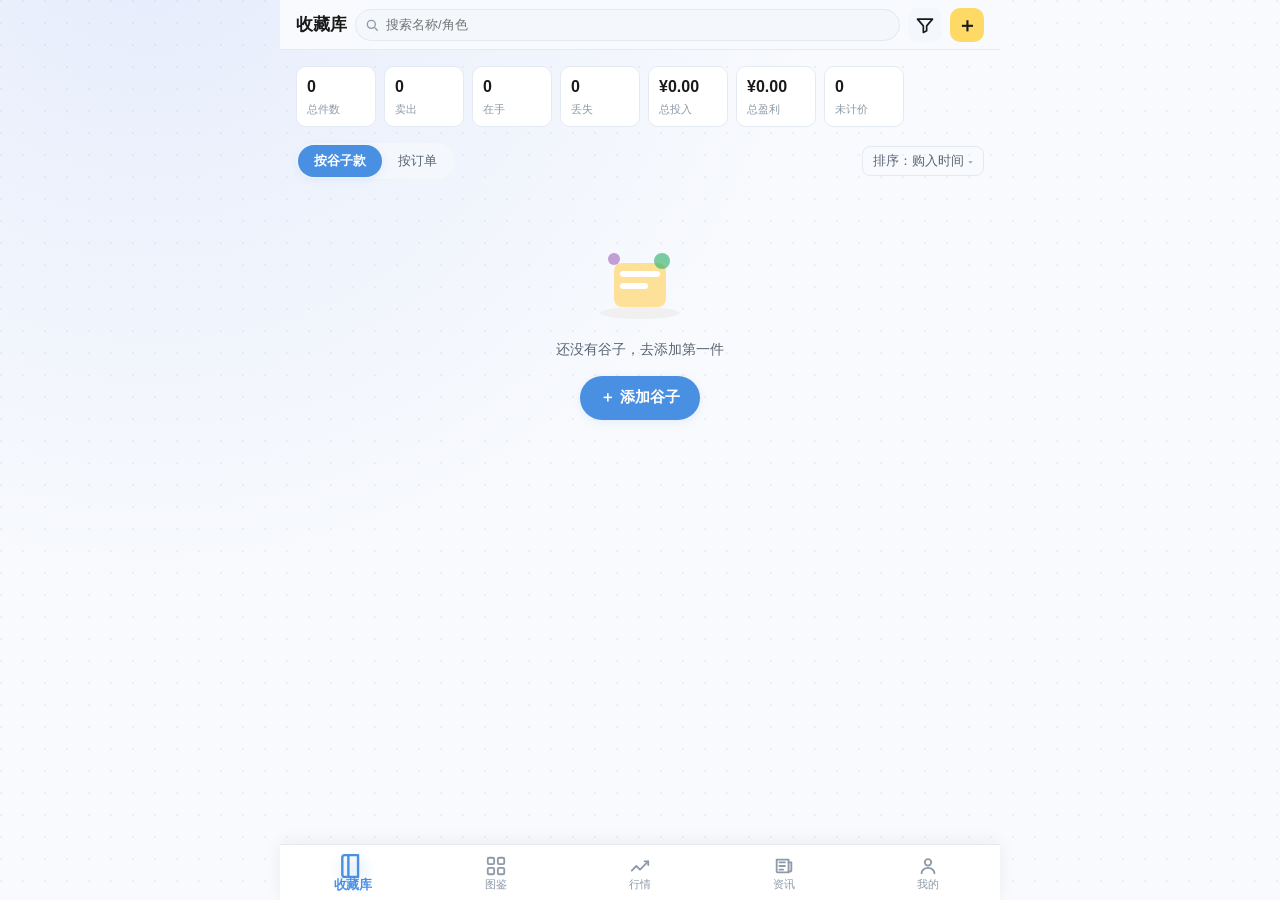
<file: index.html>
<!DOCTYPE html>
<html lang="zh-CN" data-theme="light">
<head>
  <meta charset="UTF-8" />
  <meta name="viewport" content="width=device-width, initial-scale=1, viewport-fit=cover" />
  <meta name="theme-color" content="#1A1A1A" />
  <meta name="description" content="一咕（EATG）· 个人谷子收藏管理工具（纯本地离线，数据仅存本机）" />
  <link rel="manifest" href="manifest.json" />
  <link rel="apple-touch-icon" href="icons/icon-192.png" />
  <title>一咕（EATG）</title>
  <link rel="stylesheet" href="css/main.css?v=155" />
  <script>
    // 提前应用主题，避免白屏闪烁（P-03）
    (function () {
      try {
        var t = localStorage.getItem('eatg_theme') || 'auto';
        if (t === 'auto') {
          t = window.matchMedia('(prefers-color-scheme: dark)').matches ? 'dark' : 'light';
        }
        document.documentElement.setAttribute('data-theme', t);
      } catch (e) {}
    })();
  </script>
</head>
<body>
  <div id="app" class="app">

    <!-- 顶部导航容器 -->
    <header id="top-nav" class="top-nav" role="banner">
      <button id="nav-back" class="nav-back" type="button" hidden aria-label="返回">‹</button>
      <h1 id="nav-title" class="nav-title">一咕（EATG）</h1>
      <div id="nav-actions" class="nav-actions"></div>
    </header>

    <!-- 页面容器：各 hash 路由的 section 在此渲染 -->
    <main id="page-container" class="page-container" role="main">
      <!-- 首屏骨架屏（加载态演示，首屏渲染后移除） -->
      <section id="boot-skeleton" class="page" aria-hidden="true">
        <div class="skeleton skeleton-bar" style="width:38%;height:22px"></div>
        <div class="skeleton-card">
          <div class="skeleton skeleton-thumb"></div>
          <div class="skeleton-lines">
            <div class="skeleton skeleton-line" style="width:70%"></div>
            <div class="skeleton skeleton-line" style="width:45%"></div>
            <div class="skeleton skeleton-line" style="width:60%"></div>
          </div>
        </div>
        <div class="skeleton-card">
          <div class="skeleton skeleton-thumb"></div>
          <div class="skeleton-lines">
            <div class="skeleton skeleton-line" style="width:62%"></div>
            <div class="skeleton skeleton-line" style="width:38%"></div>
            <div class="skeleton skeleton-line" style="width:52%"></div>
          </div>
        </div>
        <div class="skeleton-card">
          <div class="skeleton skeleton-thumb"></div>
          <div class="skeleton-lines">
            <div class="skeleton skeleton-line" style="width:74%"></div>
            <div class="skeleton skeleton-line" style="width:41%"></div>
            <div class="skeleton skeleton-line" style="width:55%"></div>
          </div>
        </div>
      </section>
    </main>

    <!-- 底部 Tab 栏（5 项，顺序：收藏库/图鉴/行情/资讯/我的） -->
    <nav id="tab-bar" class="tab-bar" role="tablist" aria-label="主导航">
      <a class="tab-item" href="#/library" data-route="library" role="tab" aria-selected="false">
        <svg class="tab-icon" viewBox="0 0 24 24" fill="none" stroke="currentColor" stroke-width="2" stroke-linecap="round" stroke-linejoin="round" aria-hidden="true">
          <path d="M4 5a2 2 0 0 1 2-2h11v18H6a2 2 0 0 1-2-2z" />
          <path d="M9 3v18" />
        </svg>
        <span class="tab-label">收藏库</span>
      </a>
      <a class="tab-item" href="#/gallery" data-route="gallery" role="tab" aria-selected="false">
        <svg class="tab-icon" viewBox="0 0 24 24" fill="none" stroke="currentColor" stroke-width="2" stroke-linecap="round" stroke-linejoin="round" aria-hidden="true">
          <rect x="3" y="3" width="7" height="7" rx="1.5" />
          <rect x="14" y="3" width="7" height="7" rx="1.5" />
          <rect x="3" y="14" width="7" height="7" rx="1.5" />
          <rect x="14" y="14" width="7" height="7" rx="1.5" />
        </svg>
        <span class="tab-label">图鉴</span>
      </a>
      <a class="tab-item" href="#/market" data-route="market" role="tab" aria-selected="false">
        <svg class="tab-icon" viewBox="0 0 24 24" fill="none" stroke="currentColor" stroke-width="2" stroke-linecap="round" stroke-linejoin="round" aria-hidden="true">
          <path d="M3 17l5-5 4 4 9-9" />
          <path d="M21 11V7h-4" />
        </svg>
        <span class="tab-label">行情</span>
      </a>
      <a class="tab-item" href="#/news" data-route="news" role="tab" aria-selected="false">
        <svg class="tab-icon" viewBox="0 0 24 24" fill="none" stroke="currentColor" stroke-width="2" stroke-linecap="round" stroke-linejoin="round" aria-hidden="true">
          <path d="M4 5h13v14H5a1 1 0 0 1-1-1z" />
          <path d="M17 8h3v9a1 1 0 0 1-1 1h-2" />
          <path d="M7 8h6" />
          <path d="M7 12h6" />
          <path d="M7 16h4" />
        </svg>
        <span class="tab-label">资讯</span>
      </a>
      <a class="tab-item" href="#/mine" data-route="mine" role="tab" aria-selected="false">
        <svg class="tab-icon" viewBox="0 0 24 24" fill="none" stroke="currentColor" stroke-width="2" stroke-linecap="round" stroke-linejoin="round" aria-hidden="true">
          <circle cx="12" cy="8" r="3.5" />
          <path d="M5 20c0-3.3 3.1-6 7-6s7 2.7 7 6" />
        </svg>
        <span class="tab-label">我的</span>
      </a>
    </nav>

    <!-- Toast 容器 -->
    <div id="toast-container" class="toast-container" aria-live="polite" aria-atomic="true"></div>
    <!-- 弹窗容器（确认/表单弹窗挂载点） -->
    <div id="modal-root" class="modal-root" hidden></div>
  </div>

  <script src="js/utils.js?v=21"></script>
  <script src="js/storage.js?v=20"></script>
  <script src="js/vision.js?v=7"></script>
  <script src="js/rss.js?v=3"></script>
  <script src="js/ui.js?v=18"></script>
  <script src="js/agg.js?v=23"></script>
  <script src="js/pages/library.js?v=26"></script>
  <script src="js/batch_scan.js?v=21"></script>
  <script src="js/pages/goods_batch.js?v=4"></script>
  <script src="js/pages/goods_edit.js?v=29"></script>
  <script src="js/pages/goods_detail.js?v=29"></script>
  <script src="js/pages/orders.js?v=22"></script>
  <script src="js/pages/order_edit.js?v=31"></script>
  <script src="js/pages/sales.js?v=19"></script>
  <script src="js/pages/sale_edit.js?v=19"></script>
  <script src="js/pages/stats.js?v=29"></script>
  <script src="js/pages/gallery.js?v=42"></script>
  <script src="js/pages/gallery_edit.js?v=27"></script>
  <script src="js/gallery_import.js?v=23"></script>
  <script src="js/pages/market.js?v=19"></script>
  <script src="js/pages/market_detail.js?v=17"></script>
  <script src="js/pages/market_edit.js?v=17"></script>
  <script src="js/pages/news.js?v=23"></script>
  <script src="js/pages/news_edit.js?v=18"></script>
  <script src="js/pages/sources.js?v=18"></script>
  <script src="js/pages/wishlist.js?v=19"></script>
  <script src="js/pages/mine.js?v=17"></script>
  <script src="js/pages/settings.js?v=1"></script>
  <script src="js/pages/data.js?v=26"></script>
  <script src="js/pages/about.js?v=17"></script>
  <script src="js/reminder.js?v=19"></script>
  <script src="js/app.js?v=21"></script>
  <script src="js/dev_seed.js?v=18"></script>
  <script>
    // PWA Service Worker 注册（仅 https / localhost 生效）
    if ('serviceWorker' in navigator && (location.protocol === 'https:' || location.hostname === 'localhost' || location.hostname === '127.0.0.1')) {
      window.addEventListener('load', function () {
        navigator.serviceWorker.register('./sw.js?v=1').catch(function (err) {
          console.warn('[EATG] Service Worker 注册失败:', err);
        });
      });
    }
  </script>
</body>
</html>
</file>
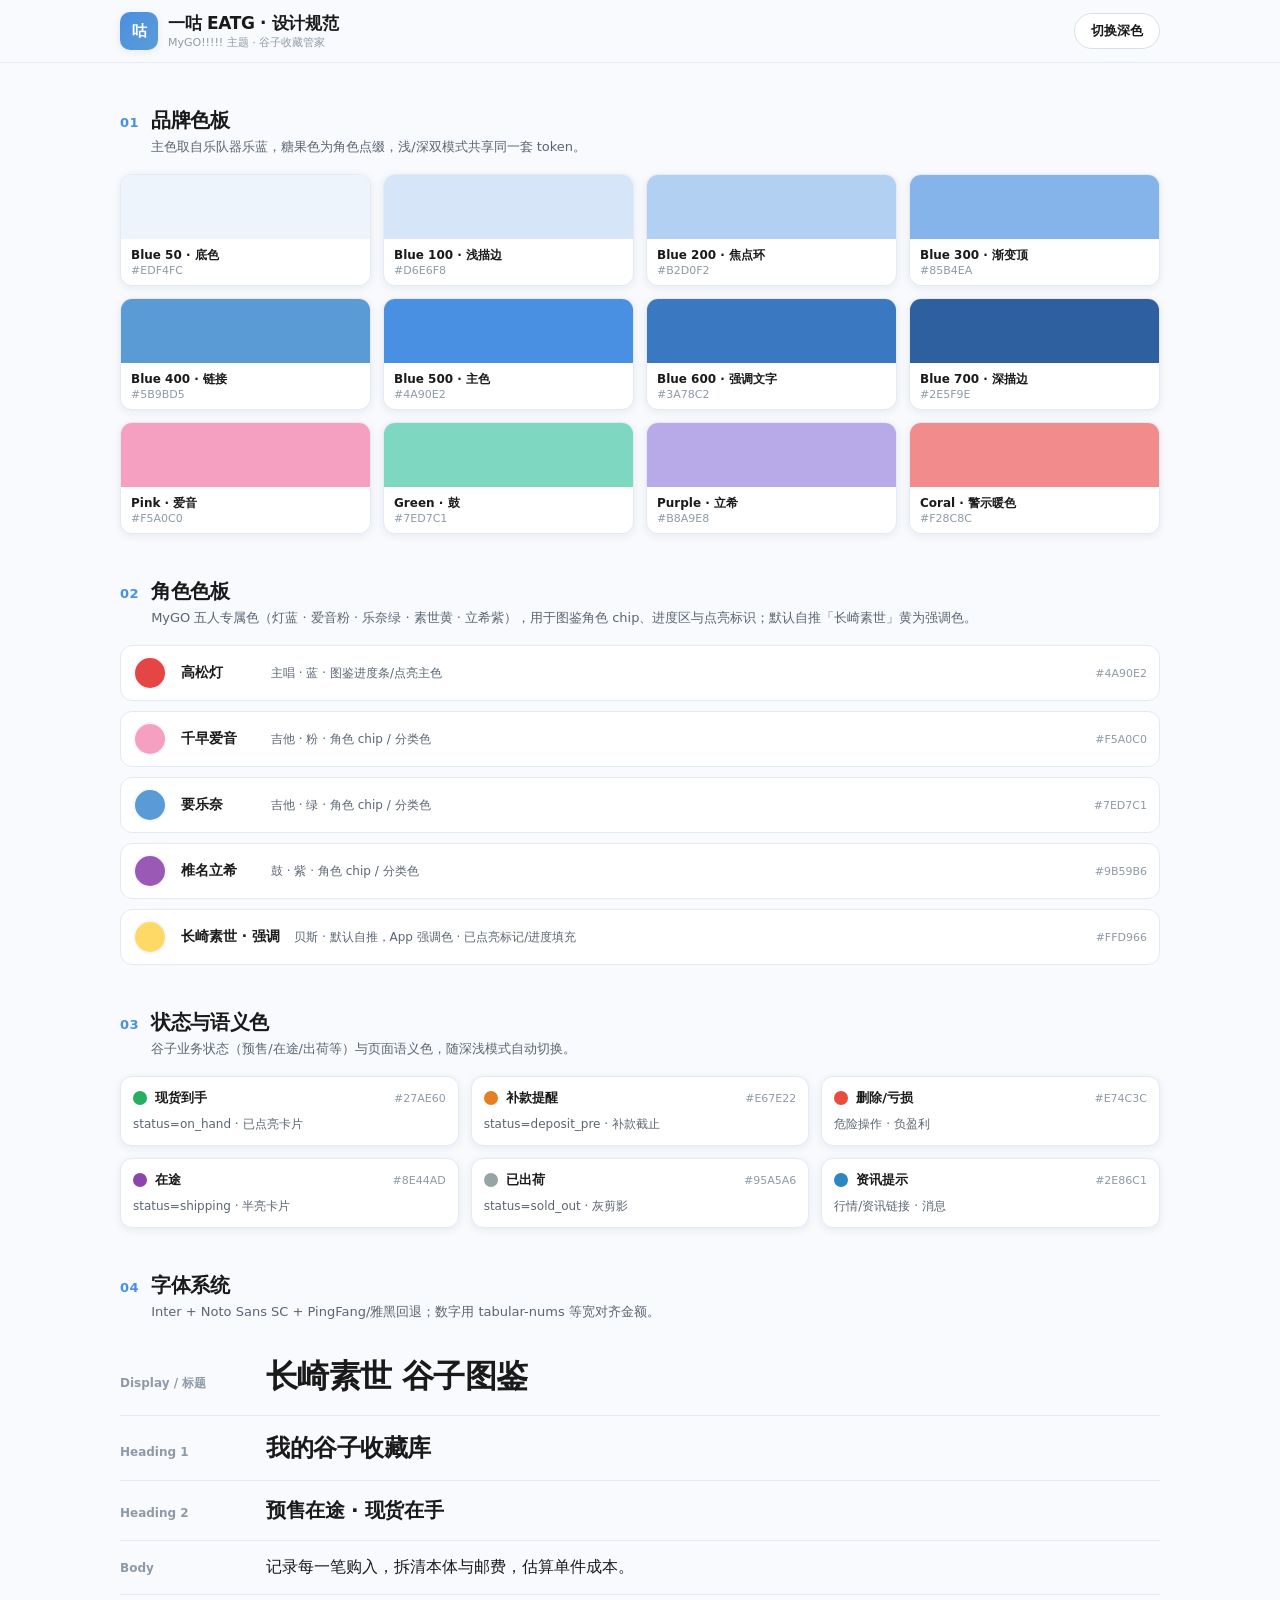
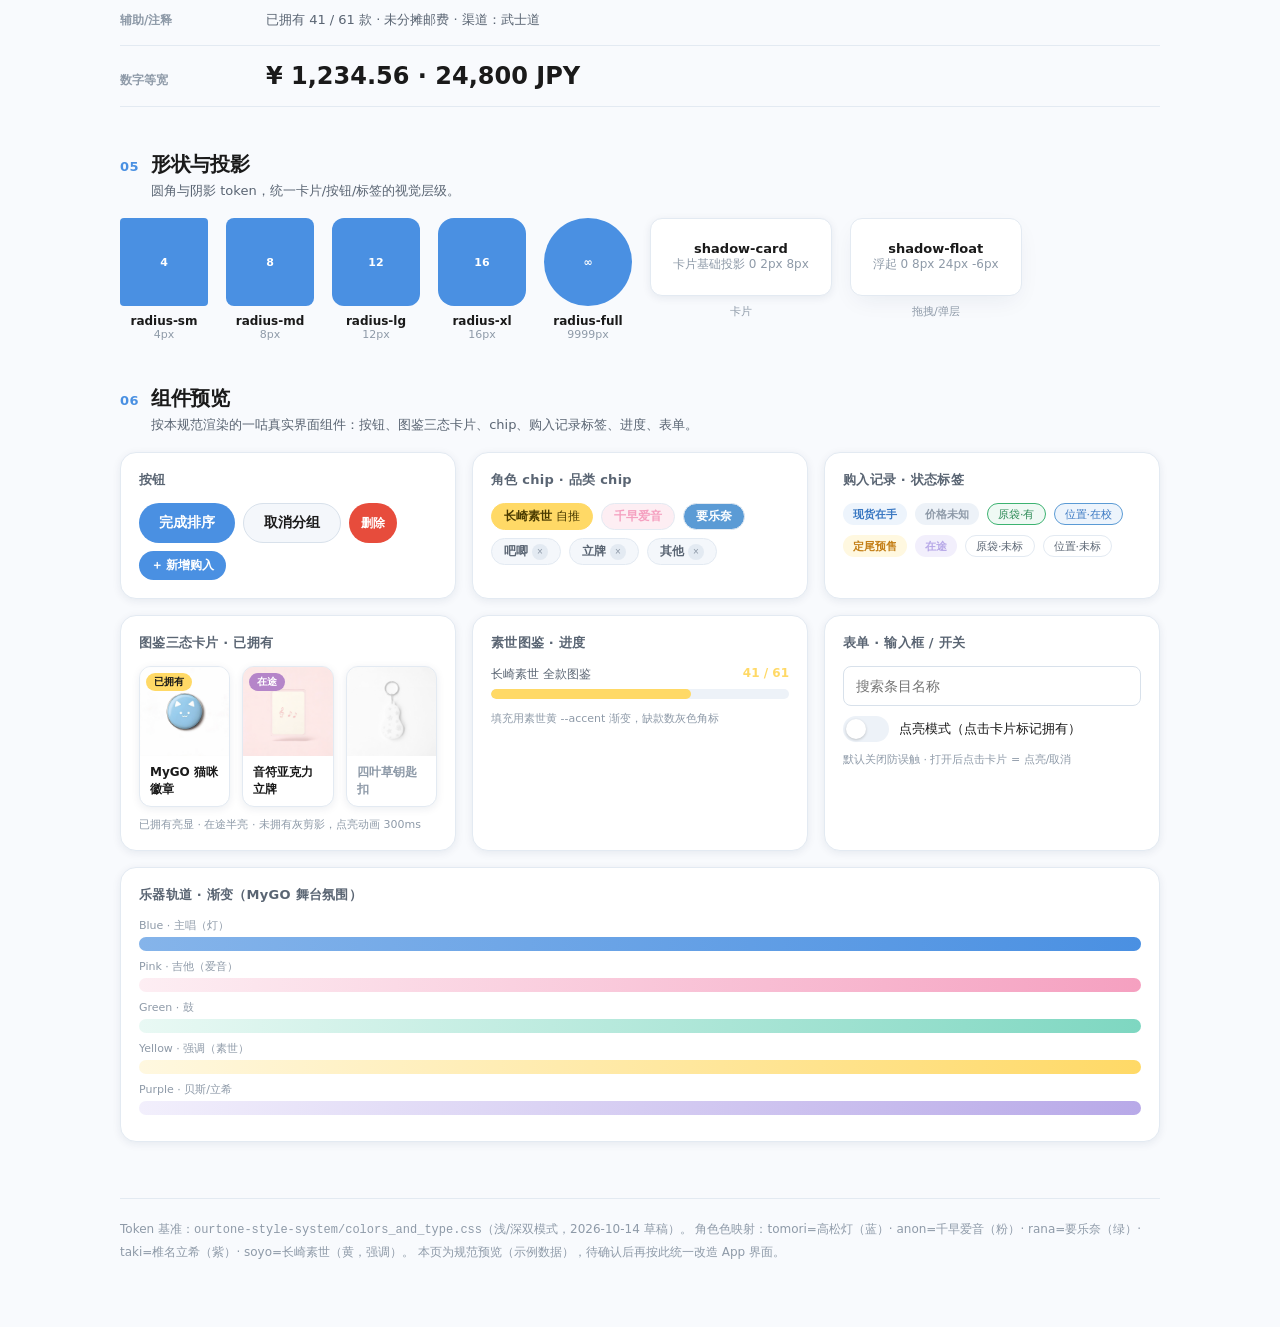
<file: ourtone-style-system/pages/style-guide.html>
<!DOCTYPE html>
<html lang="zh-CN">
<head>
<meta charset="UTF-8">
<meta name="viewport" content="width=device-width, initial-scale=1.0">
<title>一咕 EATG · MyGO 主题设计规范</title>
<link rel="icon" href="data:image/svg+xml,%3Csvg xmlns='http://www.w3.org/2000/svg' viewBox='0 0 24 24'%3E%3Crect width='24' height='24' rx='6' fill='%234A90E2'/%3E%3Ccircle cx='10' cy='10' r='3.4' fill='%23FFD966'/%3E%3Cpath d='M14.5 14.5l4 4' stroke='white' stroke-width='2' stroke-linecap='round'/%3E%3C/svg%3E">
<style>
/* ===== 一咕 Ourtone 设计系统 Token（对齐 ourtone-style-system/colors_and_type.css） ===== */
:root {
  --blue: #4A90E2; --blue-50:#EDF4FC; --blue-100:#D6E6F8; --blue-200:#B2D0F2; --blue-300:#85B4EA; --blue-400:#5B9BD5; --blue-500:#4A90E2; --blue-600:#3A78C2; --blue-700:#2E5F9E;
  --pink:#F5A0C0; --pink-50:#FDEEF3; --green:#7ED7C1; --green-50:#E9F9F4; --yellow:#FFD966; --yellow-50:#FFF8E0; --purple:#B8A9E8; --purple-50:#F2EFFC; --coral:#F28C8C; --coral-50:#FDEBEB;
  --success:#27AE60; --warning:#E67E22; --error:#E74C3C; --info:#2E86C1; --shipping:#8E44AD; --soldout:#95A5A6;
  --tomori:#E64545; --anon:#F5A0C0; --rana:#5B9BD5; --taki:#9B59B6; --soyo:#FFD966;
  --bg:#F8FAFD; --surface:#FFFFFF; --surface-2:#F4F7FB; --surface-3:#EDF2F8;
  --ink:#1A1A1A; --ink-2:#5A6573; --ink-3:#8E9AA8; --line:#E3EAF2; --border:#D8E1EB;
  --shadow:rgba(15,39,74,.08);
  --primary:var(--blue); --primary-fg:#FFFFFF; --accent:var(--yellow); --accent-fg:#1A1A1A;
  --radius-sm:4px; --radius-md:8px; --radius-lg:12px; --radius-xl:16px; --radius-full:9999px;
  --card-shadow:0 2px 8px var(--shadow);
  --float-shadow:0 8px 24px -6px var(--shadow);
}
html.dark {
  --bg:#120B0E; --surface:#1A1216; --surface-2:#241A1E; --surface-3:#2E2227;
  --ink:#F5F0E8; --ink-2:#C9BFB5; --ink-3:#948A82; --line:#36282D; --border:#422F36;
  --shadow:rgba(0,0,0,.35);
  --primary:#6BA3E7; --primary-fg:#0F0B0E; --accent:#D4A853; --accent-fg:#1A1216;
}
* { box-sizing:border-box; margin:0; padding:0; }
body {
  font-family: Inter, 'Noto Sans SC', 'PingFang SC', 'Microsoft YaHei', system-ui, sans-serif;
  background: var(--bg); color: var(--ink);
  transition: background .25s ease, color .25s ease;
  -webkit-font-smoothing: antialiased;
}
.wrap { max-width: 1080px; margin: 0 auto; padding: 0 20px 64px; }

/* ===== 顶栏 ===== */
.topbar { position: sticky; top: 0; z-index: 50; background: var(--bg); border-bottom: 1px solid var(--line); }
.topbar-in { max-width:1080px; margin:0 auto; padding: 12px 20px; display:flex; align-items:center; justify-content:space-between; gap:12px; }
.brand { display:flex; align-items:center; gap:10px; }
.brand-badge { width:38px; height:38px; border-radius:10px; background: linear-gradient(135deg, var(--blue), var(--blue-400)); display:flex; align-items:center; justify-content:center; color:#fff; font-weight:800; font-size:15px; box-shadow: var(--card-shadow); }
.brand-name { font-size:17px; font-weight:800; letter-spacing:-.02em; }
.brand-sub { font-size:11px; color: var(--ink-3); }
.theme-btn {
  border:1px solid var(--border); background: var(--surface); color: var(--ink);
  font-size:13px; font-weight:600; padding:8px 16px; border-radius: var(--radius-full);
  cursor:pointer; transition: all .15s ease;
}
.theme-btn:hover { border-color: var(--primary); color: var(--primary); }

/* ===== 章节 ===== */
.sec { margin-top: 44px; }
.sec-head { display:flex; align-items:baseline; gap:12px; margin-bottom:18px; }
.sec-no { font-size:13px; font-weight:800; color: var(--primary); letter-spacing:.04em; }
.sec-title { font-size:20px; font-weight:800; letter-spacing:-.02em; }
.sec-desc { font-size:13px; color: var(--ink-2); margin-top:4px; }

/* ===== 色板 ===== */
.swatches { display:grid; grid-template-columns: repeat(4, 1fr); gap:12px; }
.sw { border-radius: var(--radius-lg); overflow:hidden; border:1px solid var(--line); background: var(--surface); box-shadow: var(--card-shadow); }
.sw-color { height:64px; }
.sw-info { padding:8px 10px; }
.sw-name { font-size:12px; font-weight:700; }
.sw-hex { font-size:11px; color: var(--ink-3); font-variant-numeric: tabular-nums; }
.role-row { display:flex; align-items:center; gap:14px; padding:10px 12px; border-radius: var(--radius-lg); background: var(--surface); border:1px solid var(--line); margin-bottom:10px; }
.role-dot { width:34px; height:34px; border-radius: var(--radius-full); flex:0 0 auto; border:2px solid var(--surface-2); }
.role-name { font-size:14px; font-weight:800; min-width:76px; }
.role-use { font-size:12px; color: var(--ink-2); flex:1; }

/* ===== 状态/语义 ===== */
.sem-grid { display:grid; grid-template-columns: repeat(3, 1fr); gap:12px; }
.sem { border:1px solid var(--line); border-radius: var(--radius-lg); background: var(--surface); padding:12px; box-shadow: var(--card-shadow); }
.sem-head { display:flex; align-items:center; gap:8px; margin-bottom:8px; }
.sem-dot { width:14px; height:14px; border-radius: var(--radius-full); }
.sem-name { font-size:13px; font-weight:700; }
.sem-hex { font-size:11px; color: var(--ink-3); margin-left:auto; font-variant-numeric: tabular-nums; }
.sem-use { font-size:12px; color: var(--ink-2); line-height:1.5; }

/* ===== 字体 ===== */
.type-row { display:flex; align-items:baseline; gap:16px; padding:16px 0; border-bottom:1px solid var(--line); }
.type-label { flex:0 0 130px; font-size:12px; color: var(--ink-3); font-weight:700; }
.font-display { font-weight:800; letter-spacing:-.02em; }
.type-l1 { font-size:32px; } .type-l2 { font-size:24px; } .type-l3 { font-size:20px; } .type-l4 { font-size:16px; } .type-l5 { font-size:13px; color: var(--ink-2); }
.num-demo { font-variant-numeric: tabular-nums; font-weight:700; }

/* ===== 形状/投影 ===== */
.shape-row { display:flex; gap:18px; flex-wrap:wrap; }
.shape-item { text-align:center; }
.shape-box { width:88px; height:88px; background: var(--primary); display:flex; align-items:center; justify-content:center; color:#fff; font-size:11px; font-weight:700; }
.shape-name { margin-top:8px; font-size:12px; font-weight:700; }
.shape-val { font-size:11px; color: var(--ink-3); font-variant-numeric: tabular-nums; }
.shadow-demo { width:100%; max-width:280px; padding:22px; border-radius: var(--radius-lg); background: var(--surface); border:1px solid var(--line); font-size:13px; font-weight:700; }
.shadow-card { box-shadow: var(--card-shadow); }
.shadow-float { box-shadow: var(--float-shadow); }
.shadow-tag { font-size:11px; color: var(--ink-3); margin-top:8px; text-align:center; }

/* ===== 组件 ===== */
.comp-grid { display:grid; grid-template-columns: repeat(3, 1fr); gap:16px; }
.comp-card { border:1px solid var(--line); border-radius: var(--radius-xl); background: var(--surface); padding:18px; box-shadow: var(--card-shadow); }
.comp-title { font-size:13px; font-weight:800; color: var(--ink-2); margin-bottom:14px; letter-spacing:.02em; }
.btn { border:none; border-radius: var(--radius-full); font-size:14px; font-weight:700; padding:10px 20px; cursor:pointer; transition:all .15s ease; }
.btn-primary { background: var(--primary); color: var(--primary-fg); }
.btn-secondary { background: var(--surface-2); color: var(--ink); border:1px solid var(--border); }
.btn-danger { background: var(--error); color:#fff; }
.btn-sm { padding:6px 12px; font-size:12px; }
.btn-row { display:flex; gap:8px; flex-wrap:wrap; }
.chip { display:inline-flex; align-items:center; gap:4px; padding:4px 12px; border-radius: var(--radius-full); font-size:12px; font-weight:700; border:1px solid var(--line); background: var(--surface-2); color: var(--ink-2); }
.chip-x { width:16px; height:16px; border:none; background:var(--line); color:var(--ink-3); border-radius:50%; font-size:10px; line-height:1; cursor:pointer; display:flex; align-items:center; justify-content:center; }
.chip-row { display:flex; gap:8px; flex-wrap:wrap; }
.badge { display:inline-flex; align-items:center; padding:3px 10px; border-radius: var(--radius-full); font-size:11px; font-weight:700; }
.badge-onhand { background: var(--blue-50); color: var(--blue-600); }
.badge-shipping { background: var(--purple-50); color: var(--purple); }
.badge-pre { background: var(--yellow-50); color: #C47F17; }
.badge-unknown { background: var(--surface-3); color: var(--ink-3); }
.tag-btn { display:inline-flex; align-items:center; height:22px; padding:0 10px; border-radius: var(--radius-full); font-size:11px; line-height:1; border:1px solid var(--line); background: var(--surface); color: var(--ink-2); cursor:pointer; }
.tag-btn.is-yes { border-color:#3CB371; color:#2E8B57; background: rgba(60,179,113,.08); }
.tag-btn.is-sch { border-color: var(--blue-400); color: var(--blue-600); background: var(--blue-50); }
.gal-grid { display:grid; grid-template-columns: repeat(3, 1fr); gap:12px; }
.gal-card { border-radius: var(--radius-lg); overflow:hidden; background: var(--surface); border:1px solid var(--line); box-shadow: var(--card-shadow); }
.gal-img { aspect-ratio:1/1; background-size:cover; background-position:center; background-color: var(--surface-3); position:relative; }
.gal-img.owned { filter:none; }
.gal-img.half { opacity:.65; }
.gal-img.none { filter:grayscale(1); opacity:.45; }
.gal-badge { position:absolute; top:6px; left:6px; padding:2px 8px; border-radius: var(--radius-full); font-size:10px; font-weight:800; background: var(--accent); color: var(--accent-fg); }
.gal-badge.half-b { background: var(--shipping); color:#fff; }
.gal-name { padding:8px 10px; font-size:12px; font-weight:700; }
.gal-name.dim { color: var(--ink-3); }
.bar { height:10px; border-radius: var(--radius-full); background: var(--surface-3); overflow:hidden; }
.bar-fill { height:100%; border-radius: var(--radius-full); background: linear-gradient(90deg, var(--soyo), var(--yellow)); }
.bar-row { display:flex; justify-content:space-between; font-size:12px; color: var(--ink-2); margin-bottom:6px; }
.input { width:100%; height:40px; border:1px solid var(--border); border-radius: var(--radius-md); padding:0 12px; font-size:14px; background: var(--surface); color: var(--ink); }
.input:focus { outline:none; border-color: var(--primary); box-shadow: 0 0 0 3px var(--blue-100); }
.switch-row { display:flex; align-items:center; gap:10px; }
.switch { position:relative; width:46px; height:26px; flex:0 0 auto; }
.switch input { opacity:0; width:0; height:0; }
.slider { position:absolute; inset:0; border-radius: var(--radius-full); background: var(--surface-3); transition:.2s; cursor:pointer; }
.slider::before { content:''; position:absolute; width:20px; height:20px; left:3px; top:3px; border-radius:50%; background:#fff; transition:.2s; box-shadow: 0 1px 3px rgba(0,0,0,.2); }
.switch input:checked + .slider { background: var(--primary); }
.switch input:checked + .slider::before { transform: translateX(20px); }
.track { height:14px; border-radius: var(--radius-full); margin-bottom:8px; }
.track-blue { background: linear-gradient(90deg, var(--blue-300), var(--blue-500)); }
.track-pink { background: linear-gradient(90deg, var(--pink-50), var(--pink)); }
.track-green { background: linear-gradient(90deg, var(--green-50), var(--green)); }
.track-yellow { background: linear-gradient(90deg, var(--yellow-50), var(--yellow)); }
.track-purple { background: linear-gradient(90deg, var(--purple-50), var(--purple)); }
.track-label { font-size:11px; color: var(--ink-3); margin-bottom:4px; }

/* ===== 页脚 ===== */
.foot { margin-top:56px; padding-top:20px; border-top:1px solid var(--line); font-size:12px; color: var(--ink-3); line-height:1.8; }

@media (max-width: 760px) {
  .swatches { grid-template-columns: repeat(2, 1fr); }
  .sem-grid { grid-template-columns: 1fr; }
  .comp-grid { grid-template-columns: 1fr; }
  .gal-grid { grid-template-columns: repeat(2, 1fr); }
  .type-row { flex-wrap:wrap; }
}
</style>
</head>
<body>
<div class="topbar">
  <div class="topbar-in">
    <div class="brand">
      <div class="brand-badge">咕</div>
      <div>
        <div class="brand-name">一咕 EATG · 设计规范</div>
        <div class="brand-sub">MyGO!!!!! 主题 · 谷子收藏管家</div>
      </div>
    </div>
    <button type="button" class="theme-btn" id="theme-toggle">切换深色</button>
  </div>
</div>

<main class="wrap">

  <!-- ===== §01 品牌色板 ===== -->
  <section class="sec">
    <div class="sec-head">
      <span class="sec-no">01</span>
      <div><div class="sec-title">品牌色板</div>
      <div class="sec-desc">主色取自乐队器乐蓝，糖果色为角色点缀，浅/深双模式共享同一套 token。</div></div>
    </div>
    <div class="swatches">
      <div class="sw"><div class="sw-color" style="background:var(--blue-50)"></div><div class="sw-info"><div class="sw-name">Blue 50 · 底色</div><div class="sw-hex">#EDF4FC</div></div></div>
      <div class="sw"><div class="sw-color" style="background:var(--blue-100)"></div><div class="sw-info"><div class="sw-name">Blue 100 · 浅描边</div><div class="sw-hex">#D6E6F8</div></div></div>
      <div class="sw"><div class="sw-color" style="background:var(--blue-200)"></div><div class="sw-info"><div class="sw-name">Blue 200 · 焦点环</div><div class="sw-hex">#B2D0F2</div></div></div>
      <div class="sw"><div class="sw-color" style="background:var(--blue-300)"></div><div class="sw-info"><div class="sw-name">Blue 300 · 渐变顶</div><div class="sw-hex">#85B4EA</div></div></div>
      <div class="sw"><div class="sw-color" style="background:var(--blue-400)"></div><div class="sw-info"><div class="sw-name">Blue 400 · 链接</div><div class="sw-hex">#5B9BD5</div></div></div>
      <div class="sw"><div class="sw-color" style="background:var(--blue-500)"></div><div class="sw-info"><div class="sw-name">Blue 500 · 主色</div><div class="sw-hex">#4A90E2</div></div></div>
      <div class="sw"><div class="sw-color" style="background:var(--blue-600)"></div><div class="sw-info"><div class="sw-name">Blue 600 · 强调文字</div><div class="sw-hex">#3A78C2</div></div></div>
      <div class="sw"><div class="sw-color" style="background:var(--blue-700)"></div><div class="sw-info"><div class="sw-name">Blue 700 · 深描边</div><div class="sw-hex">#2E5F9E</div></div></div>
      <div class="sw"><div class="sw-color" style="background:var(--pink)"></div><div class="sw-info"><div class="sw-name">Pink · 爱音</div><div class="sw-hex">#F5A0C0</div></div></div>
      <div class="sw"><div class="sw-color" style="background:var(--green)"></div><div class="sw-info"><div class="sw-name">Green · 鼓</div><div class="sw-hex">#7ED7C1</div></div></div>
      <div class="sw"><div class="sw-color" style="background:var(--purple)"></div><div class="sw-info"><div class="sw-name">Purple · 立希</div><div class="sw-hex">#B8A9E8</div></div></div>
      <div class="sw"><div class="sw-color" style="background:var(--coral)"></div><div class="sw-info"><div class="sw-name">Coral · 警示暖色</div><div class="sw-hex">#F28C8C</div></div></div>
    </div>
  </section>

  <!-- ===== §02 角色色板 ===== -->
  <section class="sec">
    <div class="sec-head">
      <span class="sec-no">02</span>
      <div><div class="sec-title">角色色板</div>
      <div class="sec-desc">MyGO 五人专属色（灯蓝 · 爱音粉 · 乐奈绿 · 素世黄 · 立希紫），用于图鉴角色 chip、进度区与点亮标识；默认自推「长崎素世」黄为强调色。</div></div>
    </div>
    <div class="role-row"><div class="role-dot" style="background:var(--tomori)"></div><div class="role-name">高松灯</div><div class="role-use">主唱 · 蓝 · 图鉴进度条/点亮主色</div><div class="sw-hex">#4A90E2</div></div>
    <div class="role-row"><div class="role-dot" style="background:var(--anon)"></div><div class="role-name">千早爱音</div><div class="role-use">吉他 · 粉 · 角色 chip / 分类色</div><div class="sw-hex">#F5A0C0</div></div>
    <div class="role-row"><div class="role-dot" style="background:var(--rana)"></div><div class="role-name">要乐奈</div><div class="role-use">吉他 · 绿 · 角色 chip / 分类色</div><div class="sw-hex">#7ED7C1</div></div>
    <div class="role-row"><div class="role-dot" style="background:var(--taki)"></div><div class="role-name">椎名立希</div><div class="role-use">鼓 · 紫 · 角色 chip / 分类色</div><div class="sw-hex">#9B59B6</div></div>
    <div class="role-row"><div class="role-dot" style="background:var(--soyo)"></div><div class="role-name">长崎素世 · 强调</div><div class="role-use">贝斯 · 默认自推，App 强调色 · 已点亮标记/进度填充</div><div class="sw-hex">#FFD966</div></div>
  </section>

  <!-- ===== §03 状态与语义色 ===== -->
  <section class="sec">
    <div class="sec-head">
      <span class="sec-no">03</span>
      <div><div class="sec-title">状态与语义色</div>
      <div class="sec-desc">谷子业务状态（预售/在途/出荷等）与页面语义色，随深浅模式自动切换。</div></div>
    </div>
    <div class="sem-grid">
      <div class="sem"><div class="sem-head"><span class="sem-dot" style="background:var(--success)"></span><span class="sem-name">现货到手</span><span class="sem-hex">#27AE60</span></div><div class="sem-use">status=on_hand · 已点亮卡片</div></div>
      <div class="sem"><div class="sem-head"><span class="sem-dot" style="background:var(--warning)"></span><span class="sem-name">补款提醒</span><span class="sem-hex">#E67E22</span></div><div class="sem-use">status=deposit_pre · 补款截止</div></div>
      <div class="sem"><div class="sem-head"><span class="sem-dot" style="background:var(--error)"></span><span class="sem-name">删除/亏损</span><span class="sem-hex">#E74C3C</span></div><div class="sem-use">危险操作 · 负盈利</div></div>
      <div class="sem"><div class="sem-head"><span class="sem-dot" style="background:var(--shipping)"></span><span class="sem-name">在途</span><span class="sem-hex">#8E44AD</span></div><div class="sem-use">status=shipping · 半亮卡片</div></div>
      <div class="sem"><div class="sem-head"><span class="sem-dot" style="background:var(--soldout)"></span><span class="sem-name">已出荷</span><span class="sem-hex">#95A5A6</span></div><div class="sem-use">status=sold_out · 灰剪影</div></div>
      <div class="sem"><div class="sem-head"><span class="sem-dot" style="background:var(--info)"></span><span class="sem-name">资讯提示</span><span class="sem-hex">#2E86C1</span></div><div class="sem-use">行情/资讯链接 · 消息</div></div>
    </div>
  </section>

  <!-- ===== §04 字体系统 ===== -->
  <section class="sec">
    <div class="sec-head">
      <span class="sec-no">04</span>
      <div><div class="sec-title">字体系统</div>
      <div class="sec-desc">Inter + Noto Sans SC + PingFang/雅黑回退；数字用 tabular-nums 等宽对齐金额。</div></div>
    </div>
    <div class="type-row"><span class="type-label">Display / 标题</span><div class="font-display type-l1">长崎素世 谷子图鉴</div></div>
    <div class="type-row"><span class="type-label">Heading 1</span><div class="font-display type-l2">我的谷子收藏库</div></div>
    <div class="type-row"><span class="type-label">Heading 2</span><div class="font-display type-l3">预售在途 · 现货在手</div></div>
    <div class="type-row"><span class="type-label">Body</span><div class="type-l4">记录每一笔购入，拆清本体与邮费，估算单件成本。</div></div>
    <div class="type-row"><span class="type-label">辅助/注释</span><div class="type-l5">已拥有 41 / 61 款 · 未分摊邮费 · 渠道：武士道</div></div>
    <div class="type-row"><span class="type-label">数字等宽</span><div class="num-demo type-l2">¥ 1,234.56 · 24,800 JPY</div></div>
  </section>

  <!-- ===== §05 形状与投影 ===== -->
  <section class="sec">
    <div class="sec-head">
      <span class="sec-no">05</span>
      <div><div class="sec-title">形状与投影</div>
      <div class="sec-desc">圆角与阴影 token，统一卡片/按钮/标签的视觉层级。</div></div>
    </div>
    <div class="shape-row">
      <div class="shape-item"><div class="shape-box" style="border-radius:var(--radius-sm)">4</div><div class="shape-name">radius-sm</div><div class="shape-val">4px</div></div>
      <div class="shape-item"><div class="shape-box" style="border-radius:var(--radius-md)">8</div><div class="shape-name">radius-md</div><div class="shape-val">8px</div></div>
      <div class="shape-item"><div class="shape-box" style="border-radius:var(--radius-lg)">12</div><div class="shape-name">radius-lg</div><div class="shape-val">12px</div></div>
      <div class="shape-item"><div class="shape-box" style="border-radius:var(--radius-xl)">16</div><div class="shape-name">radius-xl</div><div class="shape-val">16px</div></div>
      <div class="shape-item"><div class="shape-box" style="border-radius:var(--radius-full)">∞</div><div class="shape-name">radius-full</div><div class="shape-val">9999px</div></div>
      <div class="shape-item"><div class="shadow-demo shadow-card">shadow-card<br><span style="font-weight:400;font-size:12px;color:var(--ink-3)">卡片基础投影 0 2px 8px</span></div><div class="shadow-tag">卡片</div></div>
      <div class="shape-item"><div class="shadow-demo shadow-float">shadow-float<br><span style="font-weight:400;font-size:12px;color:var(--ink-3)">浮起 0 8px 24px -6px</span></div><div class="shadow-tag">拖拽/弹层</div></div>
    </div>
  </section>

  <!-- ===== §06 组件预览 ===== -->
  <section class="sec">
    <div class="sec-head">
      <span class="sec-no">06</span>
      <div><div class="sec-title">组件预览</div>
      <div class="sec-desc">按本规范渲染的一咕真实界面组件：按钮、图鉴三态卡片、chip、购入记录标签、进度、表单。</div></div>
    </div>

    <div class="comp-grid">
      <div class="comp-card">
        <div class="comp-title">按钮</div>
        <div class="btn-row">
          <button type="button" class="btn btn-primary" data-demo>完成排序</button>
          <button type="button" class="btn btn-secondary" data-demo>取消分组</button>
          <button type="button" class="btn btn-danger btn-sm" data-demo>删除</button>
          <button type="button" class="btn btn-primary btn-sm" data-demo>＋ 新增购入</button>
        </div>
      </div>

      <div class="comp-card">
        <div class="comp-title">角色 chip · 品类 chip</div>
        <div class="chip-row">
          <span class="chip" style="background:var(--soyo);border-color:var(--soyo);color:#4A3B00">长崎素世<span style="font-weight:400"> 自推</span></span>
          <span class="chip" style="background:var(--pink-50);color:var(--pink)">千早爱音</span>
          <span class="chip" style="background:var(--rana);color:#fff">要乐奈</span>
          <span class="chip">吧唧<button type="button" class="chip-x" data-demo>×</button></span>
          <span class="chip">立牌<button type="button" class="chip-x" data-demo>×</button></span>
          <span class="chip">其他<button type="button" class="chip-x" data-demo>×</button></span>
        </div>
      </div>

      <div class="comp-card">
        <div class="comp-title">购入记录 · 状态标签</div>
        <div class="chip-row">
          <span class="badge badge-onhand">现货在手</span>
          <span class="badge badge-unknown">价格未知</span>
          <span class="tag-btn is-yes" data-demo>原袋·有</span>
          <span class="tag-btn is-sch" data-demo>位置·在校</span>
        </div>
        <div class="chip-row" style="margin-top:10px">
          <span class="badge badge-pre">定尾预售</span>
          <span class="badge badge-shipping">在途</span>
          <span class="tag-btn" data-demo>原袋·未标</span>
          <span class="tag-btn" data-demo>位置·未标</span>
        </div>
      </div>
    </div>

    <div class="comp-grid" style="margin-top:16px">
      <div class="comp-card">
        <div class="comp-title">图鉴三态卡片 · 已拥有</div>
        <div class="gal-grid">
          <div class="gal-card"><div class="gal-img owned" style="background-image:url('../assets/merch-badge-a.jpg')"><span class="gal-badge">已拥有</span></div><div class="gal-name">MyGO 猫咪徽章</div></div>
          <div class="gal-card"><div class="gal-img half" style="background-image:url('../assets/merch-badge-b.jpg')"><span class="gal-badge half-b">在途</span></div><div class="gal-name">音符亚克力立牌</div></div>
          <div class="gal-card"><div class="gal-img none" style="background-image:url('../assets/merch-badge-c.jpg')"></div><div class="gal-name dim">四叶草钥匙扣</div></div>
        </div>
        <div style="font-size:11px;color:var(--ink-3);margin-top:10px">已拥有亮显 · 在途半亮 · 未拥有灰剪影，点亮动画 300ms</div>
      </div>

      <div class="comp-card">
        <div class="comp-title">素世图鉴 · 进度</div>
        <div class="bar-row"><span>长崎素世 全款图鉴</span><span style="font-weight:800;color:var(--soyo)">41 / 61</span></div>
        <div class="bar"><div class="bar-fill" style="width:67%"></div></div>
        <div style="margin-top:12px;font-size:11px;color:var(--ink-3)">填充用素世黄 --accent 渐变，缺款数灰色角标</div>
      </div>

      <div class="comp-card">
        <div class="comp-title">表单 · 输入框 / 开关</div>
        <input class="input" type="text" placeholder="搜索条目名称" value="">
        <div style="height:10px"></div>
        <div class="switch-row">
          <label class="switch"><input type="checkbox"><span class="slider"></span></label>
          <span style="font-size:13px">点亮模式（点击卡片标记拥有）</span>
        </div>
        <div style="font-size:11px;color:var(--ink-3);margin-top:10px">默认关闭防误触 · 打开后点击卡片 = 点亮/取消</div>
      </div>
    </div>

    <div class="comp-card" style="margin-top:16px">
      <div class="comp-title">乐器轨道 · 渐变（MyGO 舞台氛围）</div>
      <div class="track-label">Blue · 主唱（灯）</div><div class="track track-blue"></div>
      <div class="track-label">Pink · 吉他（爱音）</div><div class="track track-pink"></div>
      <div class="track-label">Green · 鼓</div><div class="track track-green"></div>
      <div class="track-label">Yellow · 强调（素世）</div><div class="track track-yellow"></div>
      <div class="track-label">Purple · 贝斯/立希</div><div class="track track-purple"></div>
    </div>
  </section>

  <footer class="foot">
    Token 基准：<code>ourtone-style-system/colors_and_type.css</code>（浅/深双模式，2026-10-14 草稿）。
    角色色映射：tomori=高松灯（蓝）· anon=千早爱音（粉）· rana=要乐奈（绿）· taki=椎名立希（紫）· soyo=长崎素世（黄，强调）。
    本页为规范预览（示例数据），待确认后再按此统一改造 App 界面。
  </footer>
</main>
<script>
// ===== 亮/暗切换 =====
(function () {
  var btn = document.getElementById('theme-toggle');
  if (!btn) return;
  btn.addEventListener('click', function () {
    var dark = document.documentElement.classList.toggle('dark');
    btn.textContent = dark ? '切换浅色' : '切换深色';
  });
  // 演示组件反馈：规范预览页，点击演示控件只提示不执行动作
  document.addEventListener('click', function (e) {
    var d = e.target.closest('[data-demo]');
    if (!d) return;
    var tip = document.createElement('div');
    tip.textContent = '样式演示 · 交互以 App 实际为准';
    tip.style.cssText = 'position:fixed;left:50%;bottom:36px;transform:translateX(-50%);background:var(--ink);color:var(--bg);font-size:13px;font-weight:600;padding:10px 18px;border-radius:9999px;z-index:999;opacity:0;transition:opacity .2s ease;pointer-events:none';
    document.body.appendChild(tip);
    requestAnimationFrame(function () { tip.style.opacity = '1'; });
    setTimeout(function () { tip.style.opacity = '0'; setTimeout(function () { tip.remove(); }, 250); }, 1400);
  });
})();
</script>
</body>
</html>
</file>
<file: css/main.css>
/* ==========================================================================
   一咕（EATG）· 全局样式（第0步骨架）
   依据《一咕EATG-页面线框与UI规范》§1 设计Token / §2 全局组件
   ========================================================================== */

/* --- 设计Token（全局唯一）--- */
:root {
  --bg: #F8FAFD;            /* 页面底色（Ourtone 浅色） */
  --card: #FFFFFF;          /* 卡片底色 */
  --ink: #1A1A1A;           /* 主文字 */
  --ink-2: #5A6573;         /* 次级文字 */
  --ink-3: #8E9AA8;         /* 占位/禁用 */
  --line: #E3EAF2;          /* 分割线 */
  --fill: #F4F7FB;          /* 浅灰底 */
  --primary: #4A90E2;       /* 主操作蓝（Ourtone Blue） */
  --primary-soft: rgba(74, 144, 226, 0.12);
  --accent: #FFD966;        /* 素世黄：选中态/盈利正数/进度 */
  --danger: #E74C3C;        /* 删除/亏损 */
  --success: #27AE60;       /* 到手/盈利 */
  --warn: #E67E22;          /* 定尾预售/待办 */
  --info: #2E86C1;          /* 全款预售 */
  --shipping: #8E44AD;      /* 在途 */
  --soldout: #95A5A6;       /* 已出荷 */
  --lost: #C0392B;          /* 丢失/损坏（深红警示） */

  /* 粉彩标签色（Ourtone 五色列） */
  --pastel-blue: #A8C8FA;
  --pastel-pink: #F8B8CC;
  --pastel-mint: #A8E0C8;
  --pastel-gold: #F6D77A;
  --pastel-lavender: #C8B8F0;

  /* 成员色（角色标签）灯蓝 · 爱音粉 · 乐奈绿 · 立希紫 · 素世黄 */
  --m-tomori: #4A90E2;      /* 高松灯 */
  --m-anon: #F5A0C0;        /* 千早爱音 */
  --m-rana: #7ED7C1;        /* 要乐奈 */
  --m-taki: #9B59B6;        /* 椎名立希 */
  --m-soyo: #FFD966;        /* 长崎素世 */

  /* 尺寸 */
  --radius-card: 16px;
  --radius-img: 12px;
  --radius-pill: 999px;
  --pad-page: 16px;
  --gap: 8px;
  --tab-h: 56px;
  --nav-h: 50px;
  --max-w: 720px;

  /* 阴影 */
  --shadow-card: 0 2px 8px rgba(15, 39, 74, 0.08);
  --shadow-float: 0 8px 24px -6px rgba(15, 39, 74, 0.12);
}

/* --- 深色模式（html[data-theme='dark']）--- */
html[data-theme='dark'] {
  --bg: #120B0E;
  --card: #1A1216;
  --ink: #F5F0E8;
  --ink-2: #C9BFB5;
  --ink-3: #948A82;
  --line: #36282D;
  --fill: #241A1E;
  --primary: #6BA3E7;       /* 深色主操作（Ourtone 深色主色） */
  --primary-soft: rgba(107, 163, 231, 0.15);
  --accent: #D4A853;        /* 深色强调金 */
  --shadow-card: 0 2px 8px rgba(0, 0, 0, 0.35);
  --shadow-float: 0 8px 24px -6px rgba(0, 0, 0, 0.5);
}

/* --- 基础重置 --- */
* { box-sizing: border-box; }

html, body {
  margin: 0;
  padding: 0;
  height: 100%;
}

body {
  background: var(--bg);
  color: var(--ink);
  font-family: -apple-system, BlinkMacSystemFont, "PingFang SC", "Microsoft YaHei",
    "Helvetica Neue", Helvetica, Arial, sans-serif;
  font-size: 14px;
  line-height: 1.5;
  -webkit-font-smoothing: antialiased;
  -webkit-text-size-adjust: 100%;
  /* Ourtone 风格：柔和圆点半调纹理 + 顶部淡蓝渐变 */
  background-image:
    radial-gradient(circle at 1px 1px, rgba(26, 26, 46, 0.05) 1px, transparent 0),
    radial-gradient(circle at 12% -10%, rgba(61, 109, 245, 0.10), transparent 45%);
  background-size: 22px 22px, 100% 100%;
  background-attachment: fixed;
}

html[data-theme='dark'] body {
  background-image:
    radial-gradient(circle at 1px 1px, rgba(245, 197, 66, 0.06) 1px, transparent 0),
    radial-gradient(circle at 85% -10%, rgba(245, 197, 66, 0.08), transparent 45%);
  background-size: 22px 22px, 100% 100%;
}

/* 展示用衬线标题字体（Ourtone 春日影标题感） */
.display-font {
  font-family: "Songti SC", "Noto Serif SC", "Source Han Serif SC", "STSong", Georgia, serif;
  font-weight: 700;
  letter-spacing: 0.02em;
}

h1, h2, h3, p { margin: 0; }

a { color: inherit; text-decoration: none; }

button {
  font: inherit;
  color: inherit;
  background: none;
  border: 0;
  cursor: pointer;
}

/* 数字使用等宽数字（UI规范§2） */
.num, .money, .tab-count {
  font-variant-numeric: tabular-nums;
}

/* --- 应用外壳布局 --- */
.app {
  position: relative;
  min-height: 100%;
}

/* --- 顶部导航栏（高 48px）--- */
.top-nav {
  position: fixed;
  top: 0;
  left: 0;
  right: 0;
  z-index: 30;
  height: var(--nav-h);
  max-width: var(--max-w);
  margin: 0 auto;
  display: flex;
  align-items: center;
  gap: var(--gap);
  padding: 0 var(--pad-page);
  background: var(--bg);
  border-bottom: 1px solid var(--line);
}

.nav-back {
  flex: 0 0 auto;
  width: 28px;
  height: 28px;
  margin-left: -4px;
  font-size: 24px;
  line-height: 1;
  color: var(--ink);
  border-radius: 6px;
}
.nav-back:active { background: var(--fill); }

.nav-title {
  flex: 1 1 auto;
  font-size: 17px;
  font-weight: 600;
  white-space: nowrap;
  overflow: hidden;
  text-overflow: ellipsis;
}

.nav-actions {
  flex: 0 0 auto;
  display: flex;
  align-items: center;
  gap: var(--gap);
}

/* --- 页面容器 --- */
.page-container {
  max-width: var(--max-w);
  margin: 0 auto;
  padding: var(--pad-page);
  padding-top: calc(var(--nav-h) + var(--pad-page));
  padding-bottom: calc(var(--tab-h) + var(--pad-page) + 12px);
}

.page { display: block; }

/* --- 底部 Tab 栏（固定底部，5 项）--- */
.tab-bar {
  position: fixed;
  left: 0;
  right: 0;
  bottom: 0;
  z-index: 40;
  height: var(--tab-h);
  max-width: var(--max-w);
  margin: 0 auto;
  display: flex;
  align-items: stretch;
  background: var(--card);
  border-top: 1px solid var(--line);
  box-shadow: 0 -2px 16px rgba(26, 26, 46, 0.06);
  padding-bottom: env(safe-area-inset-bottom, 0);
}

.tab-item {
  flex: 1 1 0;
  display: flex;
  flex-direction: column;
  align-items: center;
  justify-content: center;
  gap: 2px;
  color: var(--ink-3);
  -webkit-tap-highlight-color: transparent;
}

.tab-icon { width: 22px; height: 22px; }

.tab-label { font-size: 11px; line-height: 1; }

.tab-item.is-active {
  color: var(--primary);
  font-weight: 700;
}
.tab-item.is-active .tab-icon { color: var(--primary); }
.tab-item.is-active .tab-label { color: var(--primary); }
/* --- 底部导航：放大镜滑动切换（Ourtone）--- */
.tab-item {
  position: relative;
  transition: transform 0.35s cubic-bezier(0.34, 1.56, 0.64, 1), color 0.2s ease;
  touch-action: pan-y;
  user-select: none;
  -webkit-user-select: none;
  -webkit-tap-highlight-color: transparent;
}
.tab-item .tab-icon,
.tab-item .tab-label {
  transition: transform 0.35s cubic-bezier(0.34, 1.56, 0.64, 1), opacity 0.2s ease;
}
.tab-item.is-active .tab-icon {
  transform: scale(1.32);
}
.tab-item.is-active .tab-label {
  transform: translateY(1px) scale(1.14);
}
.tab-item.is-active::before {
  content: '';
  position: absolute;
  top: 2px;
  left: 50%;
  transform: translateX(-50%);
  width: 46px;
  height: 46px;
  border-radius: 50%;
  background: radial-gradient(circle, var(--primary-soft) 0%, transparent 70%);
}
.tab-item.is-active { color: var(--primary); }


/* --- 卡片 --- */
.card {
  background: var(--card);
  border: 1px solid var(--line);
  border-radius: var(--radius-card);
  padding: 12px;
  box-shadow: var(--shadow-card);
}

/* --- 状态角标（胶囊形）--- */
.badge {
  display: inline-flex;
  align-items: center;
  height: 20px;
  padding: 0 8px;
  border-radius: 999px;
  font-size: 11px;
  line-height: 1;
  color: #FFFFFF;
  white-space: nowrap;
}
.badge--deposit_pre { background: var(--warn); }
.badge--full_pre    { background: var(--info); }
.badge--shipping    { background: var(--shipping); }
.badge--on_hand     { background: var(--success); }
.badge--sold_out    { background: var(--soldout); }
.badge--lost       { background: var(--lost); }

/* --- 按钮（Ourtone 药丸风） --- */
.btn {
  display: inline-flex;
  align-items: center;
  justify-content: center;
  height: 44px;
  padding: 0 20px;
  border-radius: var(--radius-pill);
  font-size: 15px;
  font-weight: 600;
  transition: transform 0.12s ease, box-shadow 0.12s ease, opacity 0.12s ease;
}
.btn:active { transform: scale(0.97); }
.btn--primary { background: var(--primary); color: #FFFFFF; box-shadow: 0 2px 8px var(--primary-soft); }
.btn--secondary { background: var(--card); color: var(--ink); border: 1px solid var(--line); }
.btn--danger { background: var(--danger); color: #FFFFFF; }
.btn[disabled], .btn.is-disabled { background: var(--ink-3); color: #FFFFFF; border: 0; cursor: not-allowed; box-shadow: none; }

/* --- 输入框 --- */
.input {
  width: 100%;
  height: 44px;
  padding: 0 14px;
  border: 1px solid var(--line);
  border-radius: 10px;
  background: var(--card);
  color: var(--ink);
  font-size: 15px;
  outline: none;
  transition: border-color 0.15s ease, box-shadow 0.15s ease;
}
.input:focus { border-color: var(--primary); box-shadow: 0 0 0 3px var(--primary-soft); }

/* --- Toast --- */
.toast-container {
  position: fixed;
  left: 0;
  right: 0;
  bottom: calc(var(--tab-h) + 16px);
  z-index: 60;
  display: flex;
  flex-direction: column;
  align-items: center;
  gap: var(--gap);
  pointer-events: none;
}
.toast {
  max-width: 80%;
  padding: 10px 16px;
  border-radius: 8px;
  background: rgba(26, 26, 26, 0.92);
  color: #FFFFFF;
  font-size: 13px;
  animation: toast-in 160ms ease-out;
}
.toast--success { border-left: 3px solid var(--success); }
.toast--error { border-left: 3px solid var(--danger); }
@keyframes toast-in { from { opacity: 0; transform: translateY(8px); } to { opacity: 1; transform: none; } }

/* --- 弹窗容器（承载确认弹窗/底部抽屉，各层自带遮罩）--- */
.modal-root {
  position: fixed;
  inset: 0;
  z-index: 70;
}

/* --- 骨架屏 --- */
.skeleton {
  position: relative;
  overflow: hidden;
  background: var(--fill);
  border-radius: 6px;
}
.skeleton::after {
  content: "";
  position: absolute;
  inset: 0;
  transform: translateX(-100%);
  background: linear-gradient(90deg, transparent, rgba(255, 255, 255, 0.55), transparent);
  animation: skeleton-shimmer 1.2s infinite;
}
html[data-theme='dark'] .skeleton::after {
  background: linear-gradient(90deg, transparent, rgba(255, 255, 255, 0.08), transparent);
}
@keyframes skeleton-shimmer { to { transform: translateX(100%); } }

.skeleton-bar { display: block; }
.skeleton-card {
  display: flex;
  gap: 12px;
  margin-top: var(--gap);
  padding: 12px;
  border: 1px solid var(--line);
  border-radius: var(--radius-card);
  background: var(--card);
}
.skeleton-thumb { flex: 0 0 72px; width: 72px; height: 72px; border-radius: var(--radius-img); }
.skeleton-lines { flex: 1 1 auto; display: flex; flex-direction: column; gap: 8px; justify-content: center; }
.skeleton-line { height: 14px; }

/* --- 开发中占位页 --- */
.placeholder {
  margin-top: 12%;
  text-align: center;
}
.placeholder-badge {
  display: inline-block;
  padding: 4px 12px;
  border-radius: 999px;
  background: var(--accent);
  color: var(--ink);
  font-size: 12px;
  font-weight: 700;
}
.placeholder-title { margin-top: 12px; font-size: 20px; font-weight: 700; }
.placeholder-desc { margin-top: 8px; color: var(--ink-2); }
.placeholder-path { margin-top: 16px; color: var(--ink-3); font-size: 12px; }

/* --- 空态 --- */
.empty {
  padding: 48px 16px;
  text-align: center;
  color: var(--ink-3);
}

/* --- 工具类 --- */
.hidden, [hidden] { display: none !important; }

/* ==========================================================================
   第2步 · 共享组件（Toast 退出 / 确认弹窗 / 底部抽屉）
   ========================================================================== */

.toast--out { opacity: 0; transform: translateY(6px); transition: opacity .2s, transform .2s; }

/* 确认弹窗层 */
.modal-layer {
  position: absolute;
  inset: 0;
  display: flex;
  align-items: center;
  justify-content: center;
  padding: var(--pad-page);
  background: rgba(0, 0, 0, 0.42);
  animation: layer-in .15s ease;
}
@keyframes layer-in { from { opacity: 0; } to { opacity: 1; } }
.modal-card {
  width: 100%;
  max-width: 340px;
  padding: 20px 18px 16px;
  background: var(--card);
  border-radius: 14px;
  box-shadow: 0 12px 32px rgba(0, 0, 0, 0.18);
}
.modal-title { font-size: 16px; font-weight: 700; text-align: center; }
.modal-text { margin-top: 10px; font-size: 14px; color: var(--ink-2); text-align: center; line-height: 1.6; }
.modal-actions { display: flex; gap: 10px; margin-top: 18px; }
.modal-actions .btn { flex: 1 1 0; }

/* 底部抽屉 */
.sheet-backdrop {
  position: absolute;
  inset: 0;
  display: flex;
  align-items: flex-end;
  justify-content: center;
  background: rgba(0, 0, 0, 0.42);
  opacity: 0;
  transition: opacity .2s;
}
.sheet-backdrop--in { opacity: 1; }
.sheet-backdrop--out { opacity: 0; }
.sheet {
  width: 100%;
  max-width: var(--max-w);
  max-height: 70vh;
  display: flex;
  flex-direction: column;
  background: var(--card);
  border-radius: 16px 16px 0 0;
  transform: translateY(100%);
  transition: transform .22s cubic-bezier(.22, .61, .36, 1);
}
.sheet--in { transform: none; }
.sheet--out { transform: translateY(100%); }
.sheet-grip { width: 36px; height: 4px; border-radius: 999px; background: var(--line); margin: 8px auto 0; }
.sheet-head { display: flex; align-items: center; justify-content: space-between; padding: 8px 16px 4px; }
.sheet-title { font-size: 15px; font-weight: 700; }
.sheet-close { width: 28px; height: 28px; color: var(--ink-3); font-size: 14px; }
.sheet-body { flex: 1 1 auto; overflow-y: auto; padding: 8px 16px 16px; }
.sheet-foot {
  display: flex;
  gap: 10px;
  padding: 12px 16px calc(12px + env(safe-area-inset-bottom, 0));
  border-top: 1px solid var(--line);
}
.sheet-foot .btn { flex: 1 1 0; }

/* ==========================================================================
   第2步 · P02 收藏库首页
   ========================================================================== */

/* 顶部导航：搜索 + 筛选 + 新增 */
.top-nav--search .nav-title { flex: 0 0 auto; max-width: 92px; }
.top-nav--search .nav-actions { flex: 1 1 auto; }
.nav-search { position: relative; flex: 1 1 auto; display: flex; align-items: center; }
.nav-search input {
  width: 100%;
  height: 32px;
  padding: 0 12px 0 30px;
  border: 1px solid var(--line);
  border-radius: 999px;
  background: var(--fill);
  color: var(--ink);
  font-size: 13px;
  outline: none;
}
.nav-search input::-webkit-search-cancel-button { -webkit-appearance: none; }
.nav-search-icon { position: absolute; left: 9px; width: 16px; height: 16px; color: var(--ink-3); }
.icon-btn {
  position: relative;
  flex: 0 0 auto;
  width: 34px;
  height: 34px;
  display: inline-flex;
  align-items: center;
  justify-content: center;
  border-radius: 10px;
  color: var(--ink);
  background: var(--fill);
  transition: transform 0.12s ease, background 0.12s ease;
}
.icon-btn svg { width: 20px; height: 20px; }
.icon-btn:active { transform: scale(0.92); background: var(--line); }
.icon-btn.is-active { background: var(--primary-soft); color: var(--primary); }
.icon-btn--accent { background: var(--accent); font-size: 20px; font-weight: 700; line-height: 1; color: var(--ink); }
.icon-badge {
  position: absolute;
  top: -4px;
  right: -4px;
  min-width: 16px;
  height: 16px;
  padding: 0 4px;
  border-radius: 999px;
  background: var(--danger);
  color: #FFFFFF;
  font-size: 10px;
  line-height: 16px;
  text-align: center;
}

/* 统计摘要条 */
.summary-bar {
  display: flex;
  gap: var(--gap);
  margin-bottom: 12px;
  padding-bottom: 4px;
  overflow-x: auto;
  -webkit-overflow-scrolling: touch;
}
.summary-bar::-webkit-scrollbar { display: none; }
.summary-cell {
  flex: 0 0 auto;
  min-width: 80px;
  padding: 8px 10px;
  border: 1px solid var(--line);
  border-radius: 10px;
  background: var(--card);
}
.summary-num { font-size: 16px; font-weight: 700; }
.summary-num.up { color: var(--success); }
.summary-num.down { color: var(--danger); }
.summary-label { margin-top: 2px; font-size: 11px; color: var(--ink-3); }

/* 分组切换 + 排序 */
.lib-toolbar { display: flex; align-items: center; justify-content: space-between; gap: var(--gap); margin-bottom: 10px; }
.seg { display: inline-flex; padding: 2px; border-radius: 999px; background: var(--fill); }
.seg-btn { height: 32px; padding: 0 16px; border-radius: var(--radius-pill); font-size: 13px; color: var(--ink-2); font-weight: 500; transition: all 0.15s ease; }
.seg-btn.is-active { background: var(--primary); color: #FFFFFF; font-weight: 600; box-shadow: 0 2px 8px var(--primary-soft); }
.tool-btn {
  height: 30px;
  padding: 0 10px;
  border: 1px solid var(--line);
  border-radius: 8px;
  font-size: 13px;
  color: var(--ink-2);
}
.caret { font-size: 10px; color: var(--ink-3); }

/* 列表与谷子款卡片 */
.lib-list { display: flex; flex-direction: column; gap: var(--gap); }
.goods-card {
  position: relative;
  overflow: hidden;
  border: 1px solid var(--line);
  border-radius: var(--radius-card);
  background: var(--card);
}
.goods-card.is-selected { border-color: var(--accent); }
.goods-card.is-selected .card-main { box-shadow: inset 0 0 0 2px var(--accent); }
.card-main {
  position: relative;
  z-index: 2;
  display: flex;
  gap: 12px;
  padding: 12px;
  background: var(--card);
  transition: transform .18s ease;
  touch-action: pan-y;
  user-select: none;
  will-change: transform;
}
.swipe-actions { position: absolute; top: 0; right: 0; bottom: 0; z-index: 1; display: flex; }
.swipe-btn { width: 66px; height: 100%; color: #FFFFFF; font-size: 13px; font-weight: 600; }
.swipe-btn--hand { background: var(--success); }
.swipe-btn--out { background: var(--soldout); }

.thumb { flex: 0 0 96px; width: 96px; height: 96px; border-radius: var(--radius-img); overflow: hidden; background: var(--fill); }
.thumb-img { width: 100%; height: 100%; object-fit: cover; display: block; }
.thumb-ph {
  width: 100%;
  height: 100%;
  display: flex;
  align-items: center;
  justify-content: center;
  padding: 6px;
  text-align: center;
  font-size: 12px;
  color: var(--ink-3);
  background: linear-gradient(135deg, #F7F7F7, #EDEDED);
}
html[data-theme='dark'] .thumb-ph { background: linear-gradient(135deg, #2A2A2A, #232323); }

.info { flex: 1 1 auto; min-width: 0; display: flex; flex-direction: column; gap: 6px; }
.title-row { display: flex; align-items: center; gap: 8px; }
.name { flex: 1 1 auto; min-width: 0; font-size: 15px; font-weight: 600; white-space: nowrap; overflow: hidden; text-overflow: ellipsis; }
.badge--none { background: var(--ink-3); }
.chip-row { display: flex; flex-wrap: wrap; gap: 6px; }
.chip {
  display: inline-flex;
  align-items: center;
  height: 20px;
  padding: 0 8px;
  border-radius: 999px;
  background: var(--fill);
  color: var(--ink-2);
  font-size: 11px;
  white-space: nowrap;
}
.chip--char { background: rgba(46, 134, 193, 0.12); color: var(--info); }
.chip--char.is-fav { background: var(--accent); color: var(--ink); font-weight: 600; }
.chip--type { background: rgba(142, 68, 173, 0.12); color: var(--shipping); }
.metric-row { display: flex; align-items: center; flex-wrap: wrap; gap: 10px; margin-top: auto; }
.metric { font-size: 13px; color: var(--ink-2); }
.metric.money { font-weight: 600; color: var(--ink); }
.metric.money.up { color: var(--success); }
.metric.money.down { color: var(--danger); }
.metric--muted { color: var(--ink-3); }
.muted { font-size: 11px; color: var(--ink-3); }
.tag { display: inline-flex; align-items: center; height: 18px; padding: 0 6px; border-radius: 4px; font-size: 10px; }
.tag--est { background: rgba(230, 126, 34, 0.15); color: var(--warn); }
.tag--unknown { background: var(--fill); color: var(--ink-3); }
.tag--pool { background: rgba(212, 168, 83, 0.16); color: var(--warn); }
.tag--profit { background: rgba(39, 174, 96, 0.14); color: var(--success); }
.tag--loss { background: rgba(231, 76, 60, 0.14); color: var(--danger); }
.text-profit { color: var(--success); }
.text-loss { color: var(--danger); }

/* 批量选择圈 */
.pick {
  flex: 0 0 22px;
  width: 22px;
  height: 22px;
  align-self: center;
  position: relative;
  border: 2px solid var(--ink-3);
  border-radius: 50%;
  background: var(--card);
}
.pick.is-on { background: var(--accent); border-color: var(--accent); }
.pick.is-on::after {
  content: '✓';
  position: absolute;
  inset: 0;
  font-size: 14px;
  line-height: 18px;
  font-weight: 700;
  color: var(--ink);
  text-align: center;
}

/* 订单分组视图 */
.order-card { padding: 12px; border: 1px solid var(--line); border-radius: var(--radius-card); background: var(--card); }
.order-head { display: flex; align-items: baseline; justify-content: space-between; gap: 8px; }
.order-name { font-size: 14px; font-weight: 600; white-space: nowrap; overflow: hidden; text-overflow: ellipsis; }
.order-meta { flex: 0 0 auto; font-size: 11px; color: var(--ink-3); white-space: nowrap; }
.order-stats { display: flex; gap: 12px; margin-top: 4px; font-size: 12px; color: var(--ink-2); }
.order-thumbs { display: flex; gap: 8px; margin-top: 10px; padding-bottom: 2px; overflow-x: auto; }
.order-thumb { flex: 0 0 64px; width: 64px; cursor: pointer; }
.oi-img { width: 64px; height: 64px; border-radius: 8px; overflow: hidden; background: var(--fill); }
.oi-img img { width: 100%; height: 100%; object-fit: cover; display: block; }
.oi-ph { display: block; width: 100%; height: 100%; }
.oi-name { margin-top: 4px; font-size: 11px; white-space: nowrap; overflow: hidden; text-overflow: ellipsis; }
.oi-qty { font-size: 11px; color: var(--ink-3); }

/* 批量操作条（浮于 Tab 栏之上） */
.batch-bar {
  position: fixed;
  left: 0;
  right: 0;
  bottom: var(--tab-h);
  z-index: 45;
  max-width: var(--max-w);
  margin: 0 auto;
  display: flex;
  align-items: center;
  gap: 10px;
  padding: 10px var(--pad-page);
  background: var(--card);
  border-top: 1px solid var(--line);
}
.batch-count { font-size: 13px; color: var(--ink-2); }
.batch-exit { font-size: 13px; color: var(--ink-2); }
.batch-all { margin-left: auto; font-size: 13px; color: var(--info); }
.batch-apply { height: 36px; }

/* 空态插画 */
.empty-art { display: block; width: 120px; height: 90px; margin: 0 auto 12px; }
.empty-title { margin-bottom: 16px; font-size: 14px; color: var(--ink-2); }

/* 筛选/排序选项 */
.filter-group { margin-bottom: 14px; }
.filter-group-title { margin-bottom: 8px; font-size: 12px; color: var(--ink-3); }
.chip-select { display: flex; flex-wrap: wrap; gap: 8px; }
.opt-chip {
  height: 32px;
  padding: 0 14px;
  border: 1px solid var(--line);
  border-radius: 999px;
  background: var(--card);
  color: var(--ink-2);
  font-size: 13px;
}
.opt-chip.is-on { background: var(--accent); border-color: var(--accent); color: var(--ink); font-weight: 600; }
.opt-chip.is-fav::before { content: '★ '; color: var(--warn); }
.opt-list { display: flex; flex-direction: column; }
.opt-row {
  position: relative;
  display: flex;
  align-items: center;
  justify-content: space-between;
  height: 48px;
  font-size: 15px;
  border-bottom: 1px solid var(--line);
}
/* 透明覆盖式文件选择：input 覆盖在按钮上，用户触摸即真实点击 input（微信/TWA/WebView 均放行）。
   显式 left/top/right/bottom（不用 inset，兼容旧内核）；点击回调兜底 JS click，两路不重复 */
.input-cover{position:absolute;left:0;top:0;right:0;bottom:0;width:100%;height:100%;opacity:0;cursor:pointer;z-index:2}
.opt-row--file{padding:0}
.opt-row-btn{flex:1;height:100%;border:none;background:none;color:inherit;font-size:15px;text-align:left;padding:0 12px;cursor:pointer}
.opt-row:last-child { border-bottom: 0; }
.opt-row .opt-check { visibility: hidden; font-weight: 700; color: #B99430; }
.opt-row.is-on .opt-check { visibility: visible; }
html[data-theme='dark'] .opt-row .opt-check { color: var(--accent); }

/* ==========================================================================
   第3步 · P04/P05 新增/编辑谷子页（#/goods/edit）
   ========================================================================== */

.page--edit { display: block; }

/* 预填提示条 */
.prefill-note {
  margin-bottom: 12px;
  padding: 8px 12px;
  border-radius: 8px;
  background: rgba(255, 221, 136, 0.28);
  color: #8A6D1F;
  font-size: 12px;
}
html[data-theme='dark'] .prefill-note { background: rgba(255, 221, 136, 0.16); color: var(--accent); }

/* 表单分区块 */
.form-section {
  margin-bottom: 14px;
  padding: 14px;
  border: 1px solid var(--line);
  border-radius: var(--radius-card);
  background: var(--card);
}
.section-title { margin-bottom: 12px; font-size: 15px; font-weight: 700; }
.section-sub { margin: 4px 0 10px; font-size: 13px; font-weight: 600; color: var(--warn); }

/* 字段 */
.field { margin-bottom: 14px; }
.field:last-child { margin-bottom: 0; }
.field-head { display: flex; align-items: center; justify-content: space-between; gap: 8px; margin-bottom: 6px; }
.field-label { font-size: 13px; font-weight: 600; color: var(--ink-2); }
.req { color: var(--danger); font-weight: 700; }
.field-count { font-size: 11px; color: var(--ink-3); }
.hint { margin-top: 6px; font-size: 11px; color: var(--ink-3); line-height: 1.5; }

/* 内联行：下拉 + 新增按钮 */
.input-row { display: flex; align-items: center; gap: 8px; }
.input-row .input { flex: 1 1 auto; min-width: 0; }
.add-btn {
  flex: 0 0 auto;
  height: 44px;
  padding: 0 12px;
  border: 1px dashed var(--ink-3);
  border-radius: 8px;
  color: var(--ink-2);
  font-size: 13px;
  white-space: nowrap;
}
.add-btn:active { background: var(--fill); }
.add-btn--block { width: 100%; margin-top: 8px; }

/* 多行文本 */
.textarea {
  width: 100%;
  min-height: 72px;
  padding: 10px 12px;
  border: 1px solid var(--line);
  border-radius: 10px;
  background: var(--card);
  color: var(--ink);
  font: inherit;
  font-size: 15px;
  line-height: 1.5;
  resize: vertical;
  outline: none;
  transition: border-color 0.15s ease, box-shadow 0.15s ease;
}
.textarea:focus { border-color: var(--primary); box-shadow: 0 0 0 3px var(--primary-soft); }

/* 金额输入（数值 + 单位） */
.money-input { position: relative; display: flex; align-items: center; }
.money-input .input { padding-right: 56px; }
.money-input .unit {
  position: absolute;
  right: 12px;
  font-size: 12px;
  color: var(--ink-3);
  pointer-events: none;
}

/* 校验错误 */
.field-error { margin-top: 4px; font-size: 11px; color: var(--danger); }
.field-error.is-on { display: block; }
.field-error:empty { display: none; }
.input.is-invalid, .textarea.is-invalid { border-color: var(--danger); }

/* 图片九宫格 */
.grid9 { display: grid; grid-template-columns: repeat(3, 1fr); gap: 8px; }
.grid9-cell { position: relative; aspect-ratio: 1 / 1; border-radius: var(--radius-img); overflow: hidden; background: var(--fill); }
.grid9-cell img { width: 100%; height: 100%; object-fit: cover; display: block; }
.cell-del {
  position: absolute;
  top: 4px;
  right: 4px;
  width: 20px;
  height: 20px;
  border-radius: 50%;
  background: rgba(0, 0, 0, 0.6);
  color: #FFFFFF;
  font-size: 14px;
  line-height: 1;
}
.cell-edit {
  position: absolute;
  left: 4px;
  bottom: 4px;
  width: 20px;
  height: 20px;
  border-radius: 50%;
  background: rgba(0, 0, 0, 0.6);
  color: #FFFFFF;
  font-size: 13px;
  line-height: 1;
  z-index: 2;
}
/* 视觉隐藏文件选择框：不能用 display:none（iOS Safari 下 .click() 无效） */
.file-hidden{position:fixed;left:-9999px;top:0;width:1px;height:1px;opacity:0;pointer-events:none;z-index:-1}
.grid9-add {
  display: flex;
  flex-direction: column;
  align-items: center;
  justify-content: center;
  gap: 4px;
  aspect-ratio: 1 / 1;
  border: 1px dashed var(--line);
  border-radius: var(--radius-img);
  background: var(--fill);
  color: var(--ink-3);
  font-size: 22px;
}
.grid9-add span { font-size: 11px; }

/* 标签 */
.tags-wrap { display: flex; flex-wrap: wrap; gap: 6px; margin-bottom: 8px; }
.tag-chip {
  display: inline-flex;
  align-items: center;
  gap: 4px;
  height: 26px;
  padding: 0 6px 0 10px;
  border-radius: 999px;
  background: var(--fill);
  color: var(--ink-2);
  font-size: 12px;
}
.tag-chip button { width: 18px; height: 18px; border-radius: 50%; color: var(--ink-3); font-size: 13px; line-height: 1; }
.tag-chip button:active { background: var(--line); }

/* 快捷词按钮 */
.qw-btn {
  flex: 0 0 auto;
  height: 24px;
  padding: 0 10px;
  border-radius: 999px;
  background: rgba(46, 134, 193, 0.12);
  color: var(--info);
  font-size: 12px;
  font-weight: 600;
}
.qw-btn:active { background: rgba(46, 134, 193, 0.2); }

/* 快捷词面板：新增行 / 可删 chip */
.qw-add-row { display: flex; gap: 8px; margin-bottom: 12px; }
.qw-add-input { flex: 1 1 auto; }
.qw-add-btn { flex: 0 0 auto; }
.qw-chip-list { max-height: 40vh; overflow-y: auto; }
.qw-chip { position: relative; padding-right: 8px; }
.qw-chip.is-custom { padding-right: 4px; }
.qw-chip-del {
  margin-left: 2px;
  width: 16px; height: 16px;
  line-height: 14px;
  border-radius: 50%;
  background: var(--danger);
  color: #fff;
  font-size: 12px;
  font-weight: 700;
  vertical-align: middle;
}
.qw-chip-del:active { opacity: 0.7; }
.qw-done { width: 100%; }


/* 开关（连续录入 / 到期提醒 / 手动估算） */
.switch { display: inline-flex; align-items: center; gap: 8px; cursor: pointer; }
.switch input { position: absolute; opacity: 0; width: 0; height: 0; }
.switch-track {
  position: relative;
  flex: 0 0 auto;
  width: 44px;
  height: 26px;
  border-radius: 999px;
  background: var(--line);
  transition: background .18s;
}
.switch-track::after {
  content: '';
  position: absolute;
  top: 3px;
  left: 3px;
  width: 20px;
  height: 20px;
  border-radius: 50%;
  background: #FFFFFF;
  box-shadow: 0 1px 3px rgba(0, 0, 0, 0.25);
  transition: transform .18s;
}
.switch input:checked + .switch-track { background: var(--success); }
.switch input:checked + .switch-track::after { transform: translateX(18px); }
.switch-label { font-size: 13px; color: var(--ink-2); }
.switch--row { display: flex; margin: 4px 0 10px; }

/* 价格状态行 */
.price-status-row { display: flex; align-items: center; justify-content: space-between; gap: 12px; }
.ps-now { font-size: 14px; font-weight: 700; }
.ps-now.is-filled { color: var(--success); }
.ps-now.is-estimated { color: var(--warn); }
.ps-now.is-unknown { color: var(--ink-3); }

/* 定尾预售扩展区 */
.ext-area {
  margin-top: 4px;
  padding: 12px;
  border: 1px solid rgba(230, 126, 34, 0.35);
  border-radius: 10px;
  background: rgba(230, 126, 34, 0.06);
}
.conv-btn { width: 100%; margin-top: 6px; }

/* 底部保存条 */
.save-spacer { height: 64px; }
.save-bar {
  position: fixed;
  left: 0;
  right: 0;
  bottom: 0;
  z-index: 45;
  max-width: var(--max-w);
  margin: 0 auto;
  display: flex;
  align-items: center;
  gap: 10px;
  padding: 10px var(--pad-page) calc(10px + env(safe-area-inset-bottom, 0));
  background: var(--card);
  border-top: 1px solid var(--line);
}
.save-bar .switch { margin-right: auto; }
.save-bar .btn { height: 40px; padding: 0 18px; }

/* ==========================================================================
   第4步 · P03 谷子款详情页（#/goods/detail）
   ========================================================================== */

.page--detail { display: block; }

/* 图片轮播 */
.carousel {
  position: relative;
  margin: calc(-1 * var(--pad-page)) calc(-1 * var(--pad-page)) 14px;
  background: var(--fill);
}
.carousel-track {
  display: flex;
  overflow-x: auto;
  scroll-snap-type: x mandatory;
  -webkit-overflow-scrolling: touch;
  scrollbar-width: none;
}
.carousel-track::-webkit-scrollbar { display: none; }
.carousel-slide {
  flex: 0 0 100%;
  width: 100%;
  height: 224px;
  object-fit: cover;
  scroll-snap-align: center;
  background: var(--fill);
}
.carousel-ph {
  display: flex;
  align-items: center;
  justify-content: center;
  height: 224px;
  color: var(--ink-3);
  font-size: 14px;
}
.carousel-count {
  position: absolute;
  top: 10px;
  right: 10px;
  padding: 2px 8px;
  border-radius: 999px;
  background: rgba(0, 0, 0, 0.42);
  color: #FFFFFF;
  font-size: 11px;
}
.carousel-dots {
  position: absolute;
  left: 0;
  right: 0;
  bottom: 8px;
  display: flex;
  justify-content: center;
  gap: 5px;
}
.carousel-dot {
  width: 6px;
  height: 6px;
  border-radius: 50%;
  background: rgba(255, 255, 255, 0.55);
}
.carousel-dot.is-on { background: var(--accent); width: 14px; border-radius: 999px; }

/* 信息区 */
.detail-info { margin-bottom: 14px; }
.detail-title-row { display: flex; align-items: flex-start; gap: 8px; }
.detail-name { flex: 1 1 auto; min-width: 0; font-size: 19px; font-weight: 700; line-height: 1.35; }
.badge-btn { flex: 0 0 auto; padding: 0; }
.badge-btn:active { opacity: 0.7; }
.detail-tags { margin-top: 6px; }
.detail-market-row {
  display: flex;
  align-items: baseline;
  justify-content: space-between;
  margin-top: 10px;
  padding: 8px 12px;
  border-radius: 8px;
  background: rgba(255, 221, 136, 0.22);
}
.detail-market-row .muted { font-size: 12px; }
.market-price { font-size: 16px; font-weight: 700; color: #B99430; }
html[data-theme='dark'] .market-price { color: var(--accent); }
.detail-note { margin-top: 10px; font-size: 13px; color: var(--ink-2); line-height: 1.6; }

/* 聚合区 */
.block {
  margin-bottom: 14px;
  padding: 14px;
  border: 1px solid var(--line);
  border-radius: var(--radius-card);
  background: var(--card);
}
.agg-block { background: var(--card); }
.agg-grid { display: grid; grid-template-columns: repeat(2, 1fr); gap: 14px 12px; }
.agg-cell { min-width: 0; }
.agg-num { font-size: 18px; font-weight: 700; line-height: 1.3; }
.agg-num.up { color: var(--success); }
.agg-num.down { color: var(--danger); }
.agg-label { margin-top: 2px; font-size: 11px; color: var(--ink-3); }
.est-tag { margin-top: 2px; font-size: 10px; color: var(--warn); }
.price-pair {
  display: flex;
  gap: 10px;
  margin-top: 14px;
  padding-top: 12px;
  border-top: 1px solid var(--line);
}
.price-pair-item {
  flex: 1 1 0;
  display: flex;
  flex-direction: column;
  gap: 2px;
}
.price-pair-item .num { font-size: 15px; font-weight: 600; }

/* 区块标题栏 */
.block-head {
  display: flex;
  align-items: center;
  justify-content: space-between;
  gap: 8px;
  margin-bottom: 12px;
}
.block-title { font-size: 15px; font-weight: 700; }
.block-action { flex: 0 0 auto; font-size: 13px; font-weight: 600; color: var(--info); }
.block-action:active { opacity: 0.6; }
.empty-line { padding: 12px 0; font-size: 13px; color: var(--ink-3); text-align: center; }

/* 购入记录时间线（倒序） */
.timeline { position: relative; padding-left: 20px; }
.timeline::before {
  content: '';
  position: absolute;
  left: 6px;
  top: 4px;
  bottom: 4px;
  width: 2px;
  background: var(--line);
}
.tl-item {
  position: relative;
  display: flex;
  align-items: flex-start;
  gap: 10px;
  padding: 10px 0;
  cursor: pointer;
}
.tl-item:active { background: var(--fill); }
.tl-dot {
  position: absolute;
  left: -20px;
  top: 14px;
  width: 10px;
  height: 10px;
  border-radius: 50%;
  border: 2px solid var(--card);
  box-sizing: content-box;
}
.tl-body { flex: 1 1 auto; min-width: 0; }
.tl-head { display: flex; align-items: center; flex-wrap: wrap; gap: 6px; }
.tl-tags { display: inline-flex; align-items: center; flex-wrap: wrap; gap: 4px; min-width: 0; }
.lock-btn { flex: 0 0 auto; border: 1px solid transparent; background: none; color: var(--ink-3, #8A8A93); font-size: 12px; line-height: 1; padding: 3px 5px; margin-left: 4px; border-radius: 6px; cursor: pointer; }
.lock-btn.is-on { color: #B8860B; border-color: rgba(184,134,11,.4); background: rgba(184,134,11,.1); }
.tl-tags .tl-bag, .tl-tags .tl-loc { margin-left: 0; flex: 0 0 auto; white-space: nowrap; }
.tl-bagloc{display:inline-flex;align-items:center;flex-wrap:nowrap;white-space:nowrap;gap:4px}
.tl-date { font-size: 13px; font-weight: 600; }
.tl-row { display: flex; align-items: baseline; flex-wrap: wrap; gap: 8px; margin-top: 4px; font-size: 13px; }
.tl-qty { font-weight: 600; }
.tl-note { margin-top: 4px; font-size: 12px; color: var(--ink-2); }
.tl-edit { flex: 0 0 auto; align-self: center; font-size: 12px; color: var(--ink-3); }
.tl-del { flex: 0 0 auto; align-self: center; font-size: 12px; color: var(--danger, #E5484D); padding: 0 6px; }

/* 卖出记录 */
.sales-list { display: flex; flex-direction: column; gap: 10px; }
.sale-item {
  padding: 12px;
  border: 1px solid var(--line);
  border-radius: 10px;
  background: var(--fill);
  cursor: pointer;
}
.sale-item:active { opacity: 0.8; }
.sale-head {
  display: flex;
  align-items: baseline;
  justify-content: space-between;
  gap: 8px;
  margin-bottom: 6px;
  font-size: 13px;
  font-weight: 600;
}
.sale-row {
  display: flex;
  align-items: baseline;
  justify-content: space-between;
  gap: 8px;
  font-size: 13px;
}
.sale-row .muted { flex: 0 0 auto; }
.sale-row .num { font-weight: 600; }
.profit.up { color: var(--success); }
.profit.down { color: var(--danger); }

/* 行情区块 */
.market-latest {
  display: flex;
  align-items: baseline;
  justify-content: space-between;
  gap: 8px;
  margin-bottom: 8px;
}
.market-latest .market-price { font-size: 20px; }
.spark { display: block; width: 100%; height: 48px; }

/* 底部操作条 */
.detail-spacer { height: 64px; }
.detail-actions {
  position: fixed;
  left: 0;
  right: 0;
  bottom: 0;
  z-index: 45;
  max-width: var(--max-w);
  margin: 0 auto;
  display: flex;
  flex-wrap: wrap; /* 按钮多时换行，文字不溢出 */
  gap: 8px;
  align-items: center;
  gap: 10px;
  padding: 10px var(--pad-page) calc(10px + env(safe-area-inset-bottom, 0));
  background: var(--card);
  border-top: 1px solid var(--line);
}
.detail-actions .btn { flex: 1 1 40%; min-width: 110px; height: 40px; white-space: nowrap; }

/* 状态流转菜单行尾标记 */
.opt-kind { font-size: 12px; color: var(--ink-3); }

/* 全屏图片查看 */
.viewer {
  position: absolute;
  inset: 0;
  z-index: 5;
  display: flex;
  align-items: center;
  justify-content: center;
  background: rgba(0, 0, 0, 0.92);
  animation: layer-in .15s ease;
}
.viewer-img { max-width: 100%; max-height: 100%; object-fit: contain; }
.viewer-close {
  position: absolute;
  top: 10px;
  right: 12px;
  width: 36px;
  height: 36px;
  border-radius: 50%;
  color: #FFFFFF;
  font-size: 18px;
  line-height: 1;
  background: rgba(255, 255, 255, 0.12);
}
.viewer-nav {
  position: absolute;
  top: 50%;
  transform: translateY(-50%);
  width: 40px;
  height: 40px;
  border-radius: 50%;
  color: #FFFFFF;
  font-size: 26px;
  line-height: 1;
  background: rgba(255, 255, 255, 0.12);
}
.viewer-nav--prev { left: 10px; }
.viewer-nav--next { right: 10px; }
.viewer-count {
  position: absolute;
  bottom: calc(16px + env(safe-area-inset-bottom, 0));
  left: 0;
  right: 0;
  text-align: center;
  color: #FFFFFF;
  font-size: 13px;
}

/* ==========================================================================
   第5步 · 订单模块（P06 订单列表 / P07 新建·编辑·详情）
   依据《页面线框与UI规范》P06/P07、《业务规则》§1/§2
   ========================================================================== */

/* --- P06 订单列表：筛选工具栏 --- */
.order-filter {
  display: flex;
  align-items: center;
  gap: 8px;
  margin-bottom: 12px;
}
.order-filter-sel {
  flex: 1 1 0;
  height: 36px;
  min-width: 0;
  padding: 0 8px;
  font-size: 13px;
}
.order-filter .tool-btn { flex: 0 0 auto; height: 36px; }

/* --- P06 订单卡片（列表态） --- */
.order-card--list { cursor: pointer; }
.order-card--list:active { opacity: 0.85; }
.order-card--list.is-selected { border-color: var(--accent); box-shadow: 0 0 0 1px var(--accent) inset; }
.order-row { display: flex; align-items: flex-start; gap: 10px; }
.order-body { flex: 1 1 auto; min-width: 0; }
.order-sub { margin-top: 2px; }
.order-flags { display: flex; flex-wrap: wrap; align-items: center; gap: 6px; margin-top: 8px; }
.tag--bund { background: var(--accent); color: var(--ink); font-weight: 600; }
.badge--none { background: var(--fill); color: var(--ink-3); }
.batch-spacer { flex: 1 1 auto; }

/* --- P07 页面容器 --- */
.section-sub { margin: 4px 0 10px; }

/* --- P07 金额区 --- */
.amount-grid { margin-bottom: 4px; }
.amount-input { text-align: right; font-weight: 600; }
.amount-grid .agg-cell { padding: 8px; }

/* --- P07 分摊设置 --- */
.split-sub { margin: 12px 0 8px; font-size: 13px; font-weight: 600; color: var(--ink-2); }
.apply-split-btn { width: 100%; height: 40px; margin-top: 10px; font-size: 14px; }

/* --- 第6步 · 卖出模块（P08）--- */
.block-actions { display: flex; gap: 8px; align-items: center; }
.sale-actions { display: flex; gap: 6px; margin-left: auto; }
.sale-actions .icon-btn { width: auto; height: 26px; padding: 0 10px; font-size: 12px; border-radius: 6px; }
.icon-btn--danger { color: var(--danger); }
.icon-btn--danger:active { background: rgba(231, 76, 60, 0.1); }
.sale-item { position: relative; }
.sale-item .sale-head { display: flex; align-items: center; gap: 8px; }
.profit.up { color: var(--success); }
.profit.down { color: var(--danger); }
.tl-row { margin-top: 6px; }
.tl-order-link { font-size: 12px; color: var(--info); font-weight: 600; }


/* --- P07 谷子清单（逐件） --- */
.oi-list { display: flex; flex-direction: column; gap: 10px; }
.oi-row {
  padding: 10px 12px;
  border: 1px solid var(--line);
  border-radius: 10px;
  background: var(--card);
}
.oi-top { display: flex; align-items: center; justify-content: space-between; gap: 8px; margin-bottom: 8px; }
.oi-row .oi-name {
  margin: 0;
  padding: 0;
  font-size: 14px;
  font-weight: 600;
  color: var(--ink);
  text-align: left;
  white-space: nowrap;
  overflow: hidden;
  text-overflow: ellipsis;
}
.oi-name:active { opacity: 0.6; }
.oi-del { flex: 0 0 auto; font-size: 12px; color: var(--danger); }
.oi-del:active { opacity: 0.6; }
.oi-fields { display: grid; grid-template-columns: repeat(2, 1fr); gap: 8px; }
.oi-field { display: flex; flex-direction: column; gap: 4px; }
.oi-field span { font-size: 11px; color: var(--ink-3); }
.input--mini { height: 34px; padding: 0 8px; font-size: 13px; }
.input.is-readonly, .input[readonly] { background: var(--fill); color: var(--ink-2); cursor: default; }
.oi-sum {
  margin-top: 8px;
  padding-top: 8px;
  border-top: 1px dashed var(--line);
  font-size: 12px;
  color: var(--ink-2);
}
.oi-sum .num { font-weight: 600; color: var(--ink); }

/* --- P07 账目平衡校验 --- */
.balance-row {
  display: flex;
  align-items: flex-start;
  gap: 8px;
  margin-top: 12px;
  padding: 10px 12px;
  border-radius: 10px;
  background: rgba(39, 174, 96, 0.1);
  color: var(--success);
  font-size: 13px;
  font-weight: 600;
}
.balance-row.is-bad { background: rgba(231, 76, 60, 0.12); color: var(--danger); }
.balance-mark { flex: 0 0 auto; font-weight: 700; }

/* --- P07 订单未知池（§4.1） --- */
.form-section-title { margin-bottom: 10px; font-size: 13px; font-weight: 700; color: var(--ink); }
.pool-block { display: flex; flex-direction: column; gap: 8px; }
.pool-row { display: flex; align-items: center; justify-content: space-between; gap: 8px; font-size: 13px; color: var(--ink-2); }
.pool-row b { font-size: 14px; }
.pool-actions { margin-top: 4px; }
.pool-actions .btn { width: 100%; height: 38px; }
.pool-note { margin-top: 8px; line-height: 1.5; }

/* --- P07 订单截图 --- */
.order-img-grid { display: flex; flex-wrap: wrap; gap: 8px; }
.order-img { position: relative; width: 96px; height: 96px; border-radius: 8px; overflow: hidden; background: var(--fill); }
.order-img img { width: 100%; height: 100%; object-fit: cover; display: block; }
.order-img .cell-del {
  position: absolute;
  top: 2px;
  right: 2px;
  width: 20px;
  height: 20px;
  border-radius: 50%;
  color: #FFFFFF;
  font-size: 13px;
  line-height: 1;
  background: rgba(0, 0, 0, 0.5);
}
.order-img .cell-edit {
  position: absolute;
  left: 2px;
  top: 2px;
  padding: 2px 6px;
  border-radius: 8px;
  color: #FFFFFF;
  font-size: 11px;
  line-height: 1.4;
  background: rgba(47, 111, 237, 0.85);
}
.order-img-add {
  display: flex;
  flex-direction: column;
  align-items: center;
  justify-content: center;
  gap: 4px;
  width: 96px;
  height: 96px;
  border: 1px dashed var(--line);
  border-radius: 8px;
  color: var(--ink-3);
  font-size: 20px;
}
.order-img-add span { font-size: 11px; }
.order-img-add:active { background: var(--fill); }

/* --- P03 谷子款详情：购入记录 → 订单互跳 --- */
.tl-order-link {
  font-size: 12px;
  font-weight: 600;
  color: var(--info);
}
.tl-order-link:active { opacity: 0.6; }

.link-like{color:var(--primary,#4a7cff);text-decoration:none;cursor:pointer}
.link-like:hover{text-decoration:underline}
.input.is-readonly.link-like{display:block;padding:8px 12px;background:var(--bg-soft,#f6f7f9);border-radius:8px}

/* --- P11 行情首页 --- */
.mkt-summary{display:flex;gap:10px;padding:12px var(--pad-page);background:var(--fill)}
.mkt-sum-card{flex:1;min-width:0;background:var(--card);border-radius:10px;padding:12px;text-align:center;border:1px solid var(--line)}
.mkt-sum-label{font-size:11px;color:var(--ink-3);margin-bottom:4px}
.mkt-sum-value{font-size:17px;font-weight:700;color:var(--ink);font-variant-numeric:tabular-nums}
.mkt-toolbar{padding:8px var(--pad-page)}
.mkt-list{padding:0 var(--pad-page) var(--pad-page)}
.mkt-row{display:flex;align-items:center;justify-content:space-between;gap:10px;padding:12px;background:var(--card);border-radius:10px;border:1px solid var(--line);margin-bottom:8px}
.mkt-row:active{background:var(--fill)}
.mkt-row-main{min-width:0;flex:1}
.mkt-row-name{font-size:14px;font-weight:600;color:var(--ink);white-space:nowrap;overflow:hidden;text-overflow:ellipsis}
.mkt-row-meta{margin-top:4px;display:flex;align-items:center;gap:6px;flex-wrap:wrap}
.mkt-row-right{text-align:right;flex-shrink:0}
.mkt-price{font-size:15px;font-weight:700;color:#B99430;font-variant-numeric:tabular-nums}
html[data-theme='dark'] .mkt-price{color:var(--accent)}
.mkt-unvalued{font-size:11px;color:var(--ink-3);background:var(--fill);padding:1px 6px;border-radius:6px}

/* --- P12 行情详情 --- */
.mkt-d-info{padding:16px var(--pad-page);background:var(--card);border-bottom:1px solid var(--line)}
.mkt-d-name{font-size:18px;font-weight:700;color:var(--ink)}
.mkt-d-meta{margin-top:6px;display:flex;gap:6px;flex-wrap:wrap}
.mkt-d-val{margin-top:14px}
.mkt-d-val-label{font-size:12px;color:var(--ink-3);display:flex;align-items:center;gap:6px}
.mkt-d-val-warn{font-size:10px;color:var(--warn);background:rgba(230,126,34,.12);padding:1px 6px;border-radius:6px}
.mkt-d-val-price{font-size:28px;font-weight:800;color:var(--ink);margin-top:4px;font-variant-numeric:tabular-nums}
.mkt-chart-box{position:relative;padding:12px var(--pad-page);background:var(--card);border-bottom:1px solid var(--line)}
.mkt-chart{display:block;width:100%;height:180px}
.mkt-chart-tip{display:none;position:absolute;top:8px;right:12px;background:rgba(0,0,0,.78);color:#fff;padding:6px 10px;border-radius:8px;font-size:12px;pointer-events:none}
.mkt-tip-price{display:block;font-weight:700;font-size:14px;margin-bottom:2px}
.mkt-hist-list{padding:0 var(--pad-page)}
.mkt-hist-row{display:flex;align-items:center;justify-content:space-between;gap:10px;padding:12px;background:var(--card);border-radius:10px;border:1px solid var(--line);margin-bottom:8px}
.mkt-hist-main{min-width:0;flex:1}
.mkt-hist-price{font-size:16px;font-weight:700;color:var(--ink);font-variant-numeric:tabular-nums}
.mkt-hist-meta{margin-top:3px;font-size:12px}
.mkt-hist-note{margin-top:3px;font-size:12px;color:var(--ink-2);word-break:break-all}
.mkt-hist-actions{display:flex;gap:6px;flex-shrink:0}
.btn--sm{height:30px;padding:0 10px;font-size:12px;border-radius:6px}

/* --- P14 资讯首页 --- */
.news-filter{display:flex;gap:8px;padding:10px var(--pad-page);flex-wrap:wrap;align-items:center;background:var(--fill)}
.input--sm{height:34px;font-size:13px;flex:1;min-width:90px;max-width:160px}
.switch--sm .switch-track{width:34px;height:18px}
.switch--sm .switch-track::after{width:14px;height:14px;top:2px;left:2px}
.switch--sm input:checked+.switch-track::after{transform:translateX(16px)}
.news-list{padding:0 var(--pad-page) var(--pad-page)}
/* 资讯：收藏/多选/删除/底部清空条 */
.news-fav{position:absolute;top:8px;left:8px;z-index:3;width:26px;height:26px;line-height:26px;text-align:center;border-radius:50%;background:rgba(255,255,255,.92);color:#E8445C;font-size:15px;box-shadow:0 1px 4px rgba(0,0,0,.12);pointer-events:none}
.news-check{position:absolute;top:8px;right:8px;z-index:3;width:24px;height:24px;line-height:24px;text-align:center;border-radius:50%;border:2px solid var(--primary,#4A90E2);background:var(--card,#fff);color:#fff;font-size:13px;font-weight:700;pointer-events:none}
.news-card.is-selected{border-color:var(--primary,#4A90E2);box-shadow:0 0 0 2px var(--primary-soft,rgba(74,144,226,.12))}
.news-card.is-selected .news-check{background:var(--primary,#4A90E2)}
.news-card.is-multi .news-card-actions{opacity:.4}
.swipe-btn--fav{background:var(--accent,#FFD966);color:#5A4400}
.news-multi-bar{position:fixed;left:0;right:0;bottom:calc(var(--nav-h,50px) + env(safe-area-inset-bottom));z-index:20;display:flex;align-items:center;gap:10px;padding:10px 14px;background:var(--card,#fff);border-top:1px solid var(--line,#E6E9F0);box-shadow:0 -2px 10px rgba(0,0,0,.08)}
.news-multi-count{flex:1;font-size:13px;color:var(--ink-2,#5B6478)}
.icon-btn.is-on{color:var(--primary,#4A90E2);font-weight:700}
.news-card{position:relative;overflow:hidden;background:var(--card);border-radius:10px;border:1px solid var(--line);margin-bottom:10px;touch-action:pan-y;user-select:none;-webkit-user-select:none}
.news-card.is-ignored{opacity:.55}
.news-card-main{position:relative;z-index:2;background:var(--card);transition:transform .2s;will-change:transform}
.news-card-head{display:flex;gap:10px;padding:10px}
.news-card-img{width:64px;height:64px;border-radius:8px;object-fit:cover;flex-shrink:0;background:var(--fill)}
.news-card-img--ph{display:flex;align-items:center;justify-content:center;font-size:11px;color:var(--ink-3)}
.news-card-info{min-width:0;flex:1}
.news-card-title{font-size:14px;font-weight:600;color:var(--ink);display:flex;align-items:flex-start;gap:6px}
.news-unread{display:inline-block;width:7px;height:7px;border-radius:50%;background:#e74c3c;flex-shrink:0;margin-top:6px}
.news-card-meta{margin-top:4px;display:flex;gap:6px;flex-wrap:wrap}
.news-card-times{padding:0 10px 8px;display:flex;gap:16px;font-size:12px;color:var(--ink-2)}
.news-card-times b{color:var(--ink);font-weight:600}
.news-card-foot{padding:0 10px 10px;display:flex;justify-content:space-between;align-items:center}
.news-price{font-size:15px;font-weight:700;color:#B99430;font-variant-numeric:tabular-nums}
.news-card-actions{display:flex;gap:6px;padding:0 10px 10px}
.news-card-actions .btn{flex:1}
.news-badge{font-size:10px;padding:1px 6px;border-radius:6px;font-weight:600}
.news-badge--wish{background:rgba(74,124,255,.15);color:#4a7cff}
.news-badge--ordered{background:rgba(39,174,96,.15);color:#27ae60}
.news-badge--ignored{background:rgba(149,165,166,.2);color:var(--ink-3)}
.news-notify-banner{display:flex;align-items:center;justify-content:space-between;gap:10px;padding:10px var(--pad-page);background:rgba(74,124,255,.08);color:var(--ink-2);font-size:12px}

/* --- P15 资讯详情/表单 --- */
.ne-detail{padding:0 var(--pad-page) var(--pad-page)}
.ne-detail-img{width:100%;max-height:240px;object-fit:cover;border-radius:10px;background:var(--fill)}
.ne-detail-img--ph{display:flex;align-items:center;justify-content:center;height:160px;color:var(--ink-3);font-size:13px}
.ne-detail-title{font-size:18px;font-weight:700;margin:12px 0 8px}
.ne-detail-title-raw{font-size:12px;color:var(--ink-3);margin:-4px 0 8px;word-break:break-all}
.ne-detail-meta{display:flex;gap:6px;flex-wrap:wrap;margin-bottom:12px}
.ne-detail-info{display:flex;flex-direction:column;gap:6px;font-size:14px;margin-bottom:16px}
.ne-detail-actions{display:flex;gap:8px}
.ne-detail-actions .btn{flex:1}
.ne-img-preview{width:100px;height:100px;border-radius:8px;object-fit:cover;background:var(--fill)}
.ne-img-preview--ph{display:flex;align-items:center;justify-content:center;color:var(--ink-3);font-size:12px}
.ne-char-list{display:flex;flex-wrap:wrap;gap:8px}
.ne-char-chip{display:inline-flex;align-items:center;gap:4px;padding:4px 10px;border:1px solid var(--line);border-radius:16px;font-size:13px;cursor:pointer;background:var(--card)}
.ne-char-chip input{margin:0}

/* --- P16 监控源 --- */
.src-disclaimer{margin:10px var(--pad-page);padding:10px 12px;background:rgba(230,126,34,.1);border:1px solid rgba(230,126,34,.3);border-radius:8px;font-size:12px;color:var(--ink-2);line-height:1.6}
.src-disclaimer b{color:var(--warn);display:block;margin-bottom:4px}
.src-list{padding:0 var(--pad-page) var(--pad-page)}
.src-row{display:flex;align-items:center;justify-content:space-between;gap:10px;padding:12px;background:var(--card);border-radius:10px;border:1px solid var(--line);margin-bottom:8px}
.src-row-main{min-width:0;flex:1}
.src-row-name{font-size:14px;font-weight:600;color:var(--ink);display:flex;align-items:center;gap:8px}
.src-row-url{margin-top:3px;font-size:12px;white-space:nowrap;overflow:hidden;text-overflow:ellipsis}
.src-row-freq{margin-top:2px;font-size:11px}
.src-row-actions{display:flex;align-items:center;gap:8px;flex-shrink:0}
.src-type-tag{font-size:10px;padding:1px 6px;border-radius:6px;font-weight:600}
.src-type--official{background:rgba(74,124,255,.15);color:#4a7cff}
.src-type--rss{background:rgba(39,174,96,.15);color:#27ae60}
.src-type--custom{background:rgba(149,165,166,.2);color:var(--ink-3)}

/* --- P17 愿望清单 --- */
.wl-tabs{display:flex;gap:8px;margin:0 0 12px}
.wl-tab{flex:1;padding:9px 0;border:1px solid var(--line,#E6E9F0);border-radius:9px;background:var(--card,#fff);font-size:13px;color:var(--ink-2);cursor:pointer}
.wl-tab.is-on{border-color:var(--info,#2F6FED);color:var(--info,#2F6FED);background:rgba(47,111,237,.06);font-weight:600}
.wl-list{padding:0 var(--pad-page) var(--pad-page)}
.wl-row{display:flex;align-items:center;justify-content:space-between;gap:10px;padding:12px;background:var(--card);border-radius:10px;border:1px solid var(--line);margin-bottom:8px}
.wl-main{min-width:0;flex:1}
.wl-head{display:flex;gap:10px;margin-bottom:8px}
.wl-img{width:52px;height:52px;border-radius:8px;object-fit:cover;flex-shrink:0;background:var(--fill)}
.wl-img--ph{display:flex;align-items:center;justify-content:center;font-size:10px;color:var(--ink-3)}
.wl-info{min-width:0;flex:1}
.wl-title{font-size:14px;font-weight:600;color:var(--ink)}
.wl-meta{margin-top:4px;display:flex;gap:6px;flex-wrap:wrap}
.wl-times{display:flex;gap:16px;font-size:12px;color:var(--ink-2);margin-bottom:4px}
.wl-price{font-size:15px;font-weight:700;color:#B99430;font-variant-numeric:tabular-nums}
.wl-actions{display:flex;flex-direction:column;gap:6px;flex-shrink:0}

/* --- P13 行情录入 --- */
.money-input{position:relative}
.money-input .input{padding-right:48px}
.money-unit{position:absolute;right:12px;top:50%;transform:translateY(-50%);font-size:13px;color:var(--ink-3);pointer-events:none}
.textarea{width:100%;min-height:72px;padding:10px 12px;border:1px solid var(--line);border-radius:10px;font-size:14px;resize:vertical;box-sizing:border-box;background:var(--card);color:var(--ink)}
.textarea:focus{outline:none;border-color:var(--primary);box-shadow:0 0 0 3px var(--primary-soft)}
.oi-name.link-like{color:var(--primary,#4a7cff);text-decoration:none}
.oi-name.link-like:hover{text-decoration:underline}

/* ===== 统计页 P19 ===== */
.stat-overview{display:grid;grid-template-columns:repeat(3,1fr);gap:8px;padding:12px}
.stat-card{background:var(--card,#fff);border-radius:12px;padding:12px;box-shadow:0 1px 3px rgba(0,0,0,.06)}
.stat-card-label{font-size:12px;color:var(--muted,#888);display:flex;align-items:center;gap:4px}
.stat-card-sub{font-size:10px;background:var(--fill,#f0f0f0);border-radius:4px;padding:0 4px;color:var(--muted,#888)}
.stat-card-value{font-size:18px;font-weight:700;margin-top:4px}
.stat-card-value.up{color:var(--success,#27AE60)}
.stat-card-value.down{color:var(--danger,#E74C3C)}
.caliber-switch{display:flex;gap:0;margin:8px 12px;background:var(--fill,#f0f0f0);border-radius:8px;padding:3px}
.caliber-switch .seg-btn{flex:1;border:none;background:transparent;padding:8px;border-radius:6px;font-size:13px;cursor:pointer;color:var(--muted,#888)}
.caliber-switch .seg-btn.is-active{background:var(--card,#fff);color:var(--ink,#333);font-weight:600;box-shadow:0 1px 2px rgba(0,0,0,.1)}
.charts-grid{display:grid;grid-template-columns:1fr 1fr;gap:12px;padding:0 12px}
.chart-block{background:var(--card,#fff);border-radius:12px;padding:12px;box-shadow:0 1px 3px rgba(0,0,0,.06)}
.chart-block--wide{grid-column:1/-1}
.chart-title{font-size:14px;font-weight:600;margin-bottom:8px;display:flex;align-items:center;gap:6px}
.chart-hint{font-size:11px;color:var(--muted,#888);font-weight:400}
.chart-body{display:flex;justify-content:center;align-items:center;min-height:160px}
.chart-body canvas{display:block}
.chart-legend{display:flex;flex-wrap:wrap;gap:8px;margin-top:8px;justify-content:center}
.legend-item{display:inline-flex;align-items:center;gap:4px;font-size:11px;color:var(--muted,#888)}
.legend-dot{width:8px;height:8px;border-radius:50%;display:inline-block}
.chart-detail{margin-top:8px;min-height:24px}
.chart-detail-row{display:flex;align-items:center;gap:8px;font-size:13px;padding:6px 8px;background:var(--fill,#f0f0f0);border-radius:8px}
.chart-detail-label{font-weight:600}
.chart-detail-value{margin-left:auto;font-weight:700}
.chart-detail-meta{font-size:11px;color:var(--muted,#888)}
.rank-block{padding:12px}
.rank-head{display:flex;align-items:center;justify-content:space-between;margin-bottom:8px}
.rank-head .section-title{font-size:15px;font-weight:600}
.rank-dim{display:flex;gap:0;background:var(--fill,#f0f0f0);border-radius:8px;padding:2px}
.rank-dim .seg-btn{border:none;background:transparent;padding:6px 10px;border-radius:6px;font-size:12px;cursor:pointer;color:var(--muted,#888)}
.rank-dim .seg-btn.is-active{background:var(--card,#fff);color:var(--ink,#333);font-weight:600}
.rank-table{width:100%;border-collapse:collapse;font-size:13px}
.rank-table th{text-align:left;padding:8px 6px;color:var(--muted,#888);font-weight:500;border-bottom:1px solid var(--fill,#eee);font-size:12px}
.rank-table td{padding:10px 6px;border-bottom:1px solid var(--fill,#f5f5f5)}
.rank-table .rank-name{font-weight:500}
.rank-table .profit.up{color:var(--success,#27AE60)}
.rank-table .profit.down{color:var(--danger,#E74C3C)}
.rank-table .est{color:var(--muted,#aaa)}
@media(max-width:380px){.stat-overview{grid-template-columns:repeat(2,1fr)}.charts-grid{grid-template-columns:1fr}}

/* ===== 图鉴 P09/P10 ===== */
.gal-char-scroll{display:flex;gap:10px;overflow-x:auto;padding:12px 12px 4px;scrollbar-width:none}
.gal-char-scroll::-webkit-scrollbar{display:none}
.gal-char-chip{position:relative}
.gal-char-del{position:absolute;top:-6px;right:-6px;width:18px;height:18px;border-radius:50%;background:var(--danger,#E5484D);color:#fff;font-size:12px;line-height:18px;text-align:center;border:none;cursor:pointer;box-shadow:0 1px 3px rgba(0,0,0,.25)}
.gal-char-chip{display:flex;flex-direction:column;align-items:center;gap:4px;flex:0 0 auto;cursor:pointer;opacity:.6}
.gal-char-chip.is-active{opacity:1}
.gal-char-chip.is-active .gal-char-name{color:var(--accent,#FFDD88);font-weight:700}
.gal-avatar{width:44px;height:44px;border-radius:50%;object-fit:cover;border:2px solid transparent}
.gal-char-chip.is-active .gal-avatar{border-color:var(--accent,#FFDD88)}
.gal-avatar--ph{display:flex;align-items:center;justify-content:center;background:var(--fill,#f0f0f0);color:var(--ink-3,#888);font-weight:700;font-size:16px}
.gal-char-name{font-size:11px;color:var(--ink,#333);max-width:56px;overflow:hidden;text-overflow:ellipsis;white-space:nowrap}
.gal-progress{padding:8px 12px 12px}
.gal-prog-head{display:flex;align-items:center;gap:12px;margin-bottom:10px}
.gal-prog-avatar{width:56px;height:56px;border-radius:50%;object-fit:cover}
.gal-prog-info{flex:1}
.gal-prog-name{font-size:16px;font-weight:700}
.gal-prog-ip{font-size:12px;color:var(--muted,#888);margin-top:2px}
.gal-prog-count{font-size:13px;margin-top:4px}
.gal-prog-count .num{font-weight:700;color:var(--accent,#FFDD88)}
.gal-prog-bar{height:8px;background:var(--fill,#eee);border-radius:999px;overflow:hidden}
.gal-prog-fill{height:100%;background:var(--accent,#FFDD88);border-radius:999px;transition:width .4s ease}
.gal-toolbar{display:flex;flex-direction:column;gap:6px;padding:0 12px 8px;position:sticky;top:calc(var(--nav-h,48px));z-index:20;background:var(--bg);box-shadow:0 2px 10px rgba(0,0,0,.08)}
.gal-toolbar--sort{position:fixed;top:calc(var(--nav-h,48px));left:0;right:0;z-index:35;background:var(--bg);max-width:var(--max-w);margin:0 auto;box-shadow:0 2px 10px rgba(0,0,0,.08)}
.gal-sort-spacer{height:68px}

.gal-toolbar-row{display:flex;gap:8px}
.gal-toolbar-row .btn{flex:1;min-width:0}
.gal-toolbar .input{flex:1}
.gal-grid{padding:0 12px 24px}
.gal-group{margin-bottom:14px}
.gal-group-title{font-size:12px;font-weight:600;color:var(--ink,#333);margin:6px 0 4px;padding-left:2px}
.gal-grid-row{display:grid;grid-template-columns:1fr 1fr 1fr;gap:7px}
.gal-card{background:var(--card,#fff);border-radius:10px;overflow:hidden;box-shadow:0 1px 3px rgba(0,0,0,.06);cursor:pointer}
.gal-card.is-sortable{cursor:grab;-webkit-user-select:none;user-select:none;-webkit-touch-callout:none}
.gal-card.is-sortable:active{cursor:grabbing}
.gal-sort-drag{position:relative;z-index:30;box-shadow:0 10px 24px rgba(0,0,0,.35);will-change:transform;transition:none!important}
.gal-grid-row.gal-sort-active{touch-action:none}
.gal-grid-row.gal-sort-active .gal-card{transition:transform .18s ease,box-shadow .18s ease}
.gal-card-img{width:100%;aspect-ratio:1/1;background-size:cover;background-position:center;background-color:var(--fill,#eee);position:relative;transition:filter .3s ease,opacity .3s ease}
.gal-card--owned .gal-card-img{filter:none}
.gal-card--half .gal-card-img{opacity:.7;filter:none}
.gal-card--none .gal-card-img{filter:grayscale(1);opacity:.45}
.gal-card--none .gal-card-name{color:var(--ink-3,#8E8E8E)}
.gal-badge{position:absolute;top:4px;left:4px;padding:1px 5px;border-radius:999px;font-size:9px;font-weight:700;color:#222}
.gal-badge--owned{background:var(--accent,#FFDD88)}
.gal-badge--deposit_pre{background:var(--warn,#E67E22);color:#fff}
.gal-badge--full_pre{background:var(--info,#2E86C1);color:#fff}
.gal-badge--shipping{background:var(--shipping,#8E44AD);color:#fff}
.gal-badge--on_hand{background:var(--success,#27AE60);color:#fff}
.gal-badge--lost{background:var(--lost,#C0392B);color:#fff}
.gal-card-name{font-size:11.5px;font-weight:600;padding:5px 6px 1px;line-height:1.25;overflow:hidden;text-overflow:ellipsis;white-space:nowrap}
.gal-card-series{font-size:10px;color:var(--muted,#888);padding:0 6px 5px;overflow:hidden;text-overflow:ellipsis;white-space:nowrap}
.gal-detail{text-align:center;padding:8px 0 12px}
.gal-detail-img{width:120px;height:120px;object-fit:cover;border-radius:12px;margin:0 auto 12px}
.gal-detail-img--ph{display:flex;align-items:center;justify-content:center;background:var(--fill,#f0f0f0);color:var(--ink-3,#888)}
.gal-detail-name{font-size:16px;font-weight:700}
.gal-detail-meta{font-size:13px;color:var(--muted,#666);margin-top:4px}
/* ---- 图鉴·刷卡模式（卡片堆叠 · 左右翻卡）---- */
.gal-toolbar .btn{flex:0 0 auto;padding:0 12px;height:34px;white-space:nowrap}
.gal-swipe{display:flex;flex-direction:column;align-items:center;padding:0 12px 24px}
.gal-swipe-head{display:flex;align-items:center;justify-content:space-between;width:100%;max-width:360px;margin:2px auto 10px}
.gal-swipe-opt{display:flex;align-items:center;gap:8px;width:100%;max-width:360px;margin:0 auto 8px;padding:0 2px}
.gal-toolbar .gal-swipe-opt{margin:0 auto 0}
.gal-swipe-opt .switch-label{font-size:12px}
.gal-swipe-opt-tip{font-size:10px;color:var(--muted,#888)}
.gal-swipe-count{font-size:13px;color:var(--muted,#888)}
.gal-swipe-count .num{font-weight:700;color:var(--accent,#FFD966)}
.gal-deck{position:relative;width:100%;max-width:340px;height:440px;margin:0 auto}
.gal-deck-card{position:absolute;left:0;right:0;top:0;margin:0 auto;width:min(100%,320px);aspect-ratio:3/4;background:var(--card,#fff);border-radius:16px;overflow:hidden;box-shadow:0 8px 22px rgba(0,0,0,.14);touch-action:pan-y;user-select:none;-webkit-user-select:none;cursor:grab}
.gal-deck-card.is-top{animation:gal-pop .28s ease-out;will-change:transform}
@keyframes gal-pop{from{transform:scale(.95);opacity:.35}to{transform:scale(1);opacity:1}}
.gal-deck-img{position:relative;width:100%;height:76%;background-size:cover;background-position:center;background-color:var(--fill,#eee)}
.gal-deck-card.gal-card--owned .gal-deck-img{filter:none}
.gal-deck-card.gal-card--half .gal-deck-img{opacity:.75;filter:none}
.gal-deck-card.gal-card--none .gal-deck-img{filter:grayscale(1);opacity:.5}
.gal-deck-name{font-size:15px;font-weight:700;padding:12px 14px 2px;line-height:1.3}
.gal-deck-name.is-muted{color:var(--ink-3,#8E8E8E)}
.gal-deck-series{font-size:12px;color:var(--muted,#888);padding:0 14px 10px}
.gal-deck-stamp{position:absolute;top:24%;left:50%;transform:translate(-50%,-50%) rotate(-18deg);padding:6px 18px;border:3px solid;border-radius:10px;font-size:20px;font-weight:900;letter-spacing:3px;opacity:0;pointer-events:none;background:rgba(255,255,255,.88);transition:opacity .1s ease}
.gal-deck-stamp--yes{color:var(--accent,#C98A00);border-color:var(--accent,#FFD966)}
.gal-deck-stamp--no{color:var(--ink-3,#98A0AC);border-color:var(--ink-3,#98A0AC)}
.gal-swipe-tip{font-size:12px;color:var(--muted,#888);margin:12px 0 10px}
.gal-swipe-actions{display:flex;gap:10px;justify-content:center;width:100%;max-width:360px}
.gal-swipe-actions .btn{flex:1;max-width:110px;justify-content:center}
.gal-deck-empty{position:absolute;left:0;right:0;top:0;bottom:0;display:flex;flex-direction:column;align-items:center;justify-content:center;gap:12px;background:var(--card,#fff);border-radius:16px;border:1px dashed var(--line,#ddd);color:var(--ink-2,#555)}
.gal-deck-empty-title{font-size:15px;font-weight:600}
.ge-img-row{display:flex;align-items:center;gap:10px;flex-wrap:wrap}
.ge-img{width:80px;height:80px;object-fit:cover;border-radius:10px}
.ge-img--ph{display:flex;align-items:center;justify-content:center;background:var(--fill,#f0f0f0);color:var(--ink-3,#888);font-size:12px}

/* ===== P18 我的首页 ===== */
.mine-page{padding-bottom:var(--pad-page)}
.mine-head{padding:24px var(--pad-page) 16px;background:var(--card);border-bottom:1px solid var(--line)}
.mine-brand{display:flex;align-items:center;gap:12px;margin-bottom:18px}
.mine-logo{width:48px;height:48px;border-radius:12px;background:var(--ink);color:var(--bg);display:flex;align-items:center;justify-content:center;font-size:22px;font-weight:700}
.mine-name{font-size:18px;font-weight:700}
.mine-ver{font-size:12px;color:var(--ink-3);margin-top:2px}
.mine-overview{display:grid;grid-template-columns:repeat(3,1fr);gap:8px}
.mine-ov-item{text-align:center;padding:10px 0;background:var(--bg);border-radius:10px}
.mine-ov-value{font-size:18px;font-weight:700;color:var(--ink);font-variant-numeric:tabular-nums}
.mine-ov-label{font-size:12px;color:var(--ink-3);margin-top:4px}
.mine-entries{padding:12px var(--pad-page)}
.mine-entry{display:flex;align-items:center;gap:12px;padding:14px 12px;background:var(--card);border-radius:10px;border:1px solid var(--line);margin-bottom:8px;text-decoration:none;color:inherit}
.mine-entry-icon{width:32px;height:32px;border-radius:8px;background:var(--fill);display:flex;align-items:center;justify-content:center;font-size:16px;flex-shrink:0}
.mine-entry-label{font-size:15px;font-weight:600;flex:1}
.mine-entry-hint{font-size:12px;color:var(--ink-3)}
.mine-entry-arrow{color:var(--ink-3);font-size:18px}

/* ===== P20 设置 ===== */
.stg-page{padding:12px var(--pad-page)}
.stg-group{background:var(--card);border:1px solid var(--line);border-radius:10px;margin-bottom:12px;overflow:hidden}
.stg-group-title{padding:10px 12px;font-size:12px;font-weight:600;color:var(--ink-3);background:var(--bg);border-bottom:1px solid var(--line)}
.stg-row{display:flex;align-items:center;justify-content:space-between;gap:12px;padding:12px;border-bottom:1px solid var(--line)}
.stg-row:last-child{border-bottom:none}
.stg-row-label{font-size:14px;color:var(--ink);flex:1}
.stg-row-hint{font-size:11px;color:var(--ink-3);margin-top:3px}
.stg-row-control{flex-shrink:0}
.stg-select{width:110px}
.stg-rate-box{display:flex;flex-direction:column;align-items:flex-end;gap:3px}
.stg-rate{width:100px;text-align:right}
.stg-rate-note{font-size:10px;color:var(--ink-3)}
.stg-num{width:80px;text-align:right}
.stg-quiet-box{display:flex;align-items:center;gap:6px}
.stg-time{width:80px}
.stg-quality-box{display:flex;align-items:center;gap:8px}
.stg-q-val{font-size:13px;color:var(--ink-2);min-width:36px;text-align:right}
.stg-static{font-size:13px;color:var(--ink-2)}
.stg-actions{padding:10px 12px;display:flex;gap:8px}
.stg-link{display:flex;align-items:center;justify-content:space-between;padding:14px 12px;border-bottom:1px solid var(--line);text-decoration:none;color:inherit}
.stg-link:last-child{border-bottom:none}
.stg-link-label{font-size:14px}
.stg-link-arrow{color:var(--ink-3);font-size:18px}

/* ===== P21 数据管理 ===== */
.dm-page{padding:12px var(--pad-page)}
.dm-section{background:var(--card);border:1px solid var(--line);border-radius:10px;margin-bottom:12px;padding:14px}
.dm-section-title{font-size:14px;font-weight:600;margin-bottom:12px}
.dm-dims{display:flex;flex-wrap:wrap;gap:8px;margin-bottom:12px}
.dm-dim{display:inline-flex;align-items:center;gap:6px;padding:6px 10px;background:var(--bg);border:1px solid var(--line);border-radius:8px;font-size:13px;cursor:pointer}
.dm-actions{display:flex;gap:8px;flex-wrap:wrap}
.dm-note{font-size:11px;color:var(--ink-3);margin-top:10px;line-height:1.6}
.dm-info-row{display:flex;align-items:center;justify-content:space-between;padding:8px 0;font-size:13px;color:var(--ink-2)}
.dm-group { margin: 12px 0; }
.dm-group-title { font-size: 13px; font-weight: 600; color: var(--ink-2); margin-bottom: 8px; }
.dm-chips { display: flex; flex-wrap: wrap; gap: 6px; margin-bottom: 8px; }
.dm-chip { display: inline-flex; align-items: center; gap: 2px; background: var(--fill); border-radius: 6px; padding: 2px 4px 2px 8px; font-size: 13px; }
.dm-chip-word { background: none; border: none; padding: 3px 2px; font-size: 13px; color: inherit; cursor: pointer; max-width: 150px; overflow: hidden; text-overflow: ellipsis; white-space: nowrap; }
.dm-chip-x { background: none; border: none; color: var(--danger, #E5484D); font-size: 15px; line-height: 1; padding: 2px 4px; cursor: pointer; }
.dm-add-row { display: flex; gap: 8px; }
.dm-add-row .input { flex: 1; }
.dm-footer{text-align:center;font-size:12px;color:var(--ink-3);padding:16px 0}

/* ===== P22 关于 ===== */
.about-page{padding:24px var(--pad-page)}
.about-brand{text-align:center;padding:24px 0}
.about-logo{width:64px;height:64px;border-radius:16px;background:var(--ink);color:var(--bg);display:flex;align-items:center;justify-content:center;font-size:28px;font-weight:700;margin:0 auto 12px}
.about-name{font-size:20px;font-weight:700}
.about-ver{font-size:12px;color:var(--ink-3);margin-top:4px}
.about-section{background:var(--card);border:1px solid var(--line);border-radius:10px;padding:14px;margin-bottom:12px}
.about-section-title{font-size:14px;font-weight:600;margin-bottom:10px}
.about-list{margin:0;padding-left:18px;font-size:13px;line-height:1.9;color:var(--ink-2)}
.about-list b{color:var(--ink)}
.about-p{font-size:13px;line-height:1.7;color:var(--ink-2);margin:6px 0}
.about-disclaimer{font-size:12px;color:var(--ink-3)}
.about-footer{text-align:center;font-size:12px;color:var(--ink-3);padding:16px 0}

/* ===== 图片编辑器（旋转/裁剪，utils.openImageEditor）===== */
.img-editor{position:fixed;inset:0;z-index:3000;background:var(--bg,#F8FAFD);display:flex;flex-direction:column}
.ie-head{display:flex;align-items:center;justify-content:space-between;padding:12px 16px;border-bottom:1px solid var(--line,#E6E9F0)}
.ie-title{font-size:16px;font-weight:700;color:var(--ink,#1A1A1A)}
.ie-close{width:32px;height:32px;border-radius:50%;background:var(--fill,#EEF1F7);color:var(--ink-2,#5B6478);font-size:16px;line-height:1}
.ie-stage{flex:1;position:relative;display:flex;align-items:center;justify-content:center;overflow:hidden;touch-action:none;background:rgba(0,0,0,.05);padding:12px}
.ie-canvas-wrap{position:relative;max-width:100%;max-height:100%}
.ie-canvas{display:block;background:#fff;box-shadow:0 4px 24px rgba(0,0,0,.28)}
.ie-crop{position:absolute;border:2px solid var(--accent,#FFD966);box-shadow:0 0 0 9999px rgba(0,0,0,.45);cursor:move;touch-action:none;z-index:2}
.ie-handle{position:absolute;width:20px;height:20px;border:2px solid #fff;background:var(--accent,#FFD966);border-radius:50%;z-index:3}
.ie-h-nw{left:-10px;top:-10px;cursor:nwse-resize}
.ie-h-ne{right:-10px;top:-10px;cursor:nesw-resize}
.ie-h-sw{left:-10px;bottom:-10px;cursor:nesw-resize}
.ie-h-se{right:-10px;bottom:-10px;cursor:nwse-resize}
.ie-bar{display:flex;align-items:center;gap:8px;flex-wrap:wrap;padding:10px 16px;border-top:1px solid var(--line,#E6E9F0)}
.ie-btn{padding:6px 12px;border-radius:8px;border:1px solid var(--line,#ddd);background:var(--card,#fff);color:var(--ink-2,#555);font-size:13px;cursor:pointer}
.ie-btn.is-on{border-color:var(--accent,#FFD966);color:var(--accent,#C98A00);font-weight:700}
.ie-sep{width:1px;height:20px;background:var(--line,#E6E9F0)}
.ie-ratio-label{font-size:12px;color:var(--ink-3,#9AA3B5)}
.ie-foot{display:flex;justify-content:flex-end;gap:10px;padding:12px 16px;border-top:1px solid var(--line,#E6E9F0)}
.ie-foot .btn{height:40px;min-width:92px}

/* ===== 监控源抓取（RSS 真抓取）===== */
.src-fetch-all{margin-top:10px;display:block}
.src-fetch-all .btn{height:34px;padding:0 14px}
.src-row-status-wrap{display:flex;align-items:center;flex-wrap:wrap;gap:8px;margin-top:4px}
.src-row-status{font-size:12px}
.src-row-status.is-ok{color:var(--success,#27AE60)}
.src-row-status.is-bad{color:var(--danger,#E74C3C)}
.src-row-status.is-running{color:var(--info,#4AA8E8)}
.src-row-status b{font-weight:700}

/* RSS 资讯标题链接 */
.news-card-title-link{color:var(--ink,#1A1A1A);text-decoration:none;display:inline-flex;align-items:flex-start;gap:6px}
.news-card-title-link:active{opacity:.6}

/* ===== 拍照批量录入：识别弹层 ===== */
.batch-entry{margin:0 0 10px;padding:10px 12px;border:1px dashed var(--line,#d8dce4);border-radius:10px;background:var(--card,#fff)}
.batch-entry .btn{width:100%;height:40px}
.batch-entry .hint{margin-top:6px;font-size:12px}
.bs-overlay{position:fixed;inset:0;z-index:1200;display:flex;flex-direction:column;background:var(--bg,#F8FAFD);color:var(--ink,#1A1A1A)}
.bs-head{display:flex;align-items:center;gap:8px;padding:10px 12px;background:var(--card,#fff);border-bottom:1px solid var(--line,#E6E9F0)}
.bs-close{width:34px;height:34px;border:none;background:none;font-size:24px;line-height:1;color:var(--ink-2,#555);cursor:pointer}
.bs-title{font-size:16px;font-weight:700}
.bs-stage{flex:1;position:relative;overflow:hidden;display:flex;align-items:center;justify-content:center;min-height:200px}
.bs-canvas{position:absolute;inset:0;width:100%;height:100%;touch-action:none;user-select:none;-webkit-user-select:none}
.bs-empty{position:absolute;inset:0;display:flex;flex-direction:column;align-items:center;justify-content:center;gap:6px;color:var(--ink-3,#9AA3B5);font-size:14px;text-align:center;padding:0 24px;pointer-events:none}
.bs-empty-sub{font-size:12px}
.bs-foot{display:flex;flex-wrap:wrap;gap:8px;padding:10px 12px calc(10px + env(safe-area-inset-bottom));background:var(--card,#fff);border-top:1px solid var(--line,#E6E9F0)}
.bs-foot .btn{flex:1 1 auto;min-width:calc(33.333% - 6px);height:42px;font-size:13px;padding:0 8px;white-space:nowrap}
.bs-progress{display:flex;align-items:center;gap:10px;padding:8px 12px;background:var(--card,#fff);border-bottom:1px solid var(--line,#E6E9F0);font-size:12px;color:var(--ink-2,#5B6478)}
.bs-progress[hidden]{display:none}
.bs-progress-text{flex:0 0 auto;white-space:nowrap}
.bs-progress-bar{flex:1;height:5px;border-radius:3px;background:var(--fill,#EEF1F7);overflow:hidden}
.bs-progress-bar i{display:block;height:100%;width:0;background:var(--primary,#4A90E2);transition:width .2s ease}
/* 资讯：已读变灰 + 滑动提示条 */
.news-card.is-read{opacity:.55;filter:grayscale(.35)}
.news-card.is-read .news-card-title{color:var(--ink-2,#5B6478)}
.news-swipe-tip{margin:0 0 10px;padding:8px 10px;font-size:12px;color:var(--ink-2,#5B6478);background:var(--card,#fff);border:1px dashed var(--line,#D8DCE5);border-radius:8px;text-align:center}
/* 顶部备份提醒条 */
.backup-banner{position:fixed;top:var(--nav-h,50px);left:0;right:0;z-index:80;display:flex;align-items:center;gap:10px;padding:10px 14px;background:#FFF7E0;border-bottom:1px solid #F0C36D;color:#7A5B00;font-size:13px;box-shadow:0 2px 8px rgba(0,0,0,.08)}
.backup-banner b{flex:1;font-weight:600}
.backup-banner-x{border:none;background:transparent;color:inherit;font-size:17px;line-height:1;padding:4px 6px;cursor:pointer}
/* 统计页数据自检（排查用） */
.dbg{margin:0 12px 8px;font-size:11px;color:var(--ink-2,#5B6478);background:var(--card,#fff);border:1px solid var(--line,#E6E9F0);border-radius:10px;padding:8px 10px}
.dbg summary{cursor:pointer;font-size:12px;color:var(--primary,#4A90E2)}
.dbg-tip{margin:6px 0 2px}
.dbg-tbl{width:100%;border-collapse:collapse;font-size:10px}
.dbg-tbl td{border-bottom:1px solid var(--line,#EEF0F4);padding:3px 4px;white-space:nowrap}
/* 弹层内弹出的选图选项行（位于底部按钮上方，不依赖全局抽屉层级） */
.bs-pick-options{position:absolute;left:0;right:0;bottom:66px;z-index:5;background:var(--card,#fff);border-top:1px solid var(--line,#E6E9F0);box-shadow:0 -4px 12px rgba(0,0,0,.08);display:none}
.bs-pick-options .opt-row:last-child{border-bottom:none}

/* ===== 拍照批量录入：确认页 ===== */
.page--batch{padding-bottom:96px}
.bs-item{background:var(--card,#fff);border-radius:12px;margin:0 12px 12px;overflow:hidden;box-shadow:0 1px 3px rgba(0,0,0,.06)}
.bs-item-head{display:flex;align-items:center;justify-content:space-between;padding:8px 12px;border-bottom:1px solid var(--line,#EEF0F4)}
.bs-item-no{font-weight:700;font-size:13px;color:var(--accent,#C98A00)}
.bs-item-del{height:28px;padding:0 10px;font-size:12px}
.bs-item-body{display:flex;gap:10px;padding:10px 12px}
.bs-thumb{flex:0 0 84px;height:84px;border-radius:8px;overflow:hidden;background:var(--fill,#f0f0f0)}
.bs-thumb img{width:100%;height:100%;object-fit:cover}
.bs-fields{flex:1;min-width:0}
.bs-fields .field{margin-bottom:8px}
.bs-grid{display:grid;grid-template-columns:1fr 1fr;gap:8px;margin-top:2px}
.bs-cell{display:flex;flex-direction:column;gap:3px;font-size:12px;color:var(--muted,#666)}
.bs-cell .input--mini{height:32px;font-size:13px;width:100%}

/* ===== 购入记录 · 原袋标记 ===== */
.tl-bag{display:inline-flex;align-items:center;height:20px;padding:0 8px;margin-left:6px;font-size:11px;line-height:1;border-radius:10px;border:1px solid var(--line,#E6E9F0);background:var(--card,#fff);color:var(--muted,#666);cursor:pointer;vertical-align:middle}
.tl-bag.is-yes{border-color:#3CB371;color:#2E8B57;background:rgba(60,179,113,.08)}
.tl-bag.is-no{border-color:#E8726B;color:#C0392B;background:rgba(232,114,107,.08)}
.tl-bag:active{opacity:.6}
.tl-loc{display:inline-flex;align-items:center;height:20px;padding:0 8px;margin-left:6px;font-size:11px;line-height:1;border-radius:10px;border:1px solid var(--line,#E6E9F0);background:var(--card,#fff);color:var(--muted,#666);cursor:pointer;vertical-align:middle}
.tl-loc.is-yes{border-color:#3CB371;color:#2E8B57;background:rgba(60,179,113,.08)}
.tl-loc.is-sch{border-color:#4A7DFF;color:#2F6BDF;background:rgba(74,125,255,.08)}
.tl-loc.is-oth{border-color:#E8A33D;color:#C47F17;background:rgba(232,163,61,.08)}
.tl-loc:active{opacity:.6}
/* 图鉴品类管理 */
.cat-row{display:flex;align-items:center;gap:8px;padding:5px 0;border-bottom:1px solid rgba(0,0,0,.06)}
.cat-name{flex:1;font-size:13px;overflow:hidden;text-overflow:ellipsis;white-space:nowrap}
.cat-sel{flex:0 0 96px;height:32px;font-size:13px}
/* 数据管理页 小分区标题 */
.dm-block-title{margin:18px 0 8px;padding-left:10px;border-left:3px solid #f6c64b;font-size:14px;font-weight:600;color:var(--text,#1a1a1a)}
.dm-tabs{margin:14px 0 2px}
.dm-tabs .seg{width:100%;box-sizing:border-box}
.dm-tabs .seg-btn{flex:1}
/* 图鉴品类筛选 chips */
.gal-cat-filter{display:flex;gap:6px;overflow-x:auto;padding:2px 0 6px;-webkit-overflow-scrolling:touch}
.gal-cat-filter::-webkit-scrollbar{display:none}
.gal-cat-chip{flex:0 0 auto;padding:4px 12px;border:1px solid rgba(0,0,0,.14);border-radius:14px;background:transparent;font-size:12px;color:var(--text,#1a1a1a);white-space:nowrap;cursor:pointer}
[data-theme="dark"] .gal-cat-chip{border-color:rgba(255,255,255,.22);color:#eee}
.gal-cat-chip.is-on{background:#f6c64b;border-color:#f6c64b;color:#1a1a1a;font-weight:600}
/* icon-btn 文字变体（用于按钮内需显示文字的场景，避免字比按钮大） */
.icon-btn--text{width:auto;height:26px;padding:0 10px;font-size:12px;font-weight:600;border-radius:8px;gap:2px}
</file>
